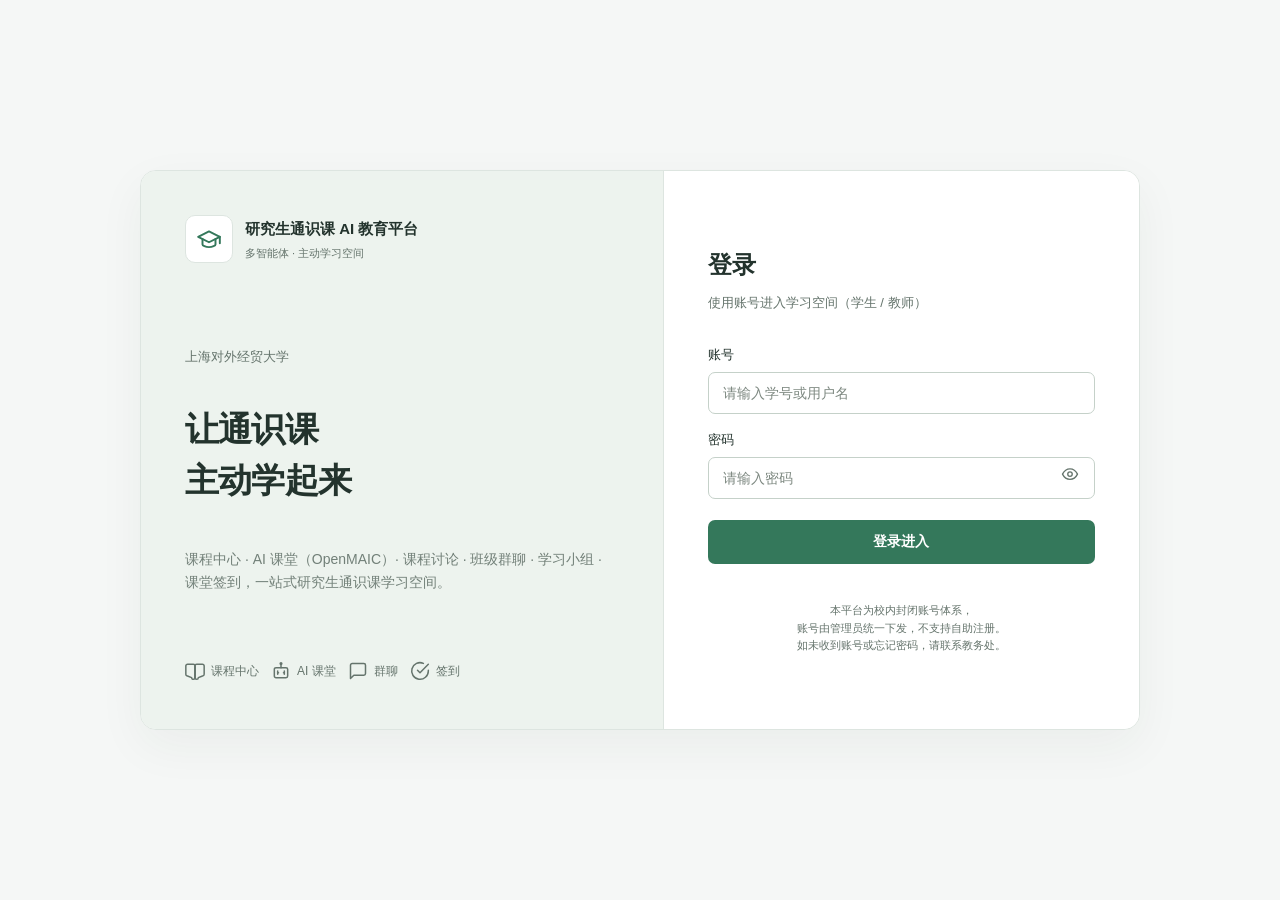
<file: static/index.html>
<!DOCTYPE html>
<html lang="zh-CN">
<head>
<meta charset="UTF-8" />
<meta name="viewport" content="width=device-width, initial-scale=1.0" />
<title>研究生通识课 AI 教育平台</title>
<link rel="stylesheet" href="styles.css?v=20261104a" />
<link rel="stylesheet" href="campus.css?v=20261104a" />
</head>
<body>

<!-- ============ 登录（学生 / 教师） ============ -->
<div id="login" class="login-wrap">
  <div class="login-bg" aria-hidden="true">
    <div class="bg-grid"></div>
    <div class="bg-glow bg-glow--cyan"></div>
    <div class="bg-glow bg-glow--magenta"></div>
    <div class="bg-scan"></div>
  </div>
  <div class="login-card">
    <div class="login-left">
      <div class="brand">
        <div class="b-mark" data-icon="graduation-cap"></div>
        <div>
          <b>研究生通识课 AI 教育平台</b>
          <div class="b-sub">多智能体 · 主动学习空间</div>
        </div>
      </div>
      <div class="b-eyebrow">上海对外经贸大学</div>
      <h1 style="font-size:26px;margin:14px 0 10px">让通识课<br>主动学起来</h1>
      <p style="opacity:.9;font-size:14px;line-height:1.7">
        课程中心 · AI 课堂（OpenMAIC）· 课程讨论 · 班级群聊 · 学习小组 · 课堂签到，一站式研究生通识课学习空间。
      </p>
      <div class="b-tags">
        <span><span class="ic" data-icon="book-open"></span> 课程中心</span><span><span class="ic" data-icon="bot"></span> AI 课堂</span><span><span class="ic" data-icon="message"></span> 群聊</span><span><span class="ic" data-icon="check-circle"></span> 签到</span>
      </div>
    </div>
    <div class="login-right">
      <h2 style="margin-bottom:6px">登录</h2>
      <p class="h-sub" style="margin-bottom:18px">使用账号进入学习空间（学生 / 教师）</p>
      <div id="loginForm">
        <div class="field"><label>账号</label><input id="li-user" placeholder="请输入学号或用户名" /></div>
        <div class="field">
          <label>密码</label>
          <div class="field-in">
            <input id="li-pass" type="password" placeholder="请输入密码" />
            <span class="eye" id="eyeBtn" data-icon="eye" onclick="togglePwd()"></span>
          </div>
        </div>
        <button class="btn" style="width:100%;margin-top:6px" onclick="doLogin()">登录进入</button>
        <p id="li-err" class="muted" style="color:var(--danger);min-height:18px;font-size:12px;margin-top:8px"></p>
        <p class="muted" style="font-size:11px;margin-top:12px;text-align:center;line-height:1.6;color:var(--text-3)">
          本平台为校内封闭账号体系，<br>账号由管理员统一下发，不支持自助注册。<br>
          如未收到账号或忘记密码，请联系教务处。
        </p>
      </div>

      <div id="forgotForm" style="display:none">
        <div class="field"><label>学号</label><input id="fg-user" placeholder="请输入 8 位学号" inputmode="numeric" maxlength="8" /></div>
        <div class="field">
          <label>设置新密码</label>
          <div class="field-in">
            <input id="fg-pass" type="password" placeholder="至少 6 位" />
            <span class="eye" id="eyeBtn4" data-icon="eye" onclick="togglePwdFg()"></span>
          </div>
        </div>
        <div class="field">
          <label>确认新密码</label>
          <div class="field-in">
            <input id="fg-pass2" type="password" placeholder="再次输入密码" />
            <span class="eye" id="eyeBtn5" data-icon="eye" onclick="togglePwdFg2()"></span>
          </div>
        </div>
        <button class="btn" style="width:100%;margin-top:6px" onclick="doForgot()">重置密码</button>
        <p id="fg-msg" class="muted" style="color:var(--danger);min-height:18px;font-size:12px;margin-top:8px"></p>
        <button class="btn ghost" style="width:100%;margin-top:6px" onclick="showLogin()">返回登录</button>
      </div>

      <div id="regForm" style="display:none">
        <div class="field"><label>学号</label><input id="reg-user" placeholder="请输入 8 位学号" inputmode="numeric" maxlength="8" /></div>
        <div class="field">
          <label>设置密码</label>
          <div class="field-in">
            <input id="reg-pass" type="password" placeholder="至少 6 位" />
            <span class="eye" id="eyeBtn2" data-icon="eye" onclick="togglePwdReg()"></span>
          </div>
        </div>
        <div class="field">
          <label>确认密码</label>
          <div class="field-in">
            <input id="reg-pass2" type="password" placeholder="再次输入密码" />
            <span class="eye" id="eyeBtn3" data-icon="eye" onclick="togglePwdReg2()"></span>
          </div>
        </div>
        <p class="muted" style="font-size:11px;margin-top:4px;color:#d97706">⚠ 演示系统：密码仅保存在本机浏览器，请勿使用真实密码。</p>
        <button class="btn" style="width:100%;margin-top:6px" onclick="doRegister()">注册</button>
        <p id="reg-msg" class="muted" style="color:var(--danger);min-height:18px;font-size:12px;margin-top:8px"></p>
        <button class="btn ghost" style="width:100%;margin-top:6px" onclick="showLogin()">返回登录</button>
      </div>
    </div>
  </div>
</div>

<!-- ============ 主应用 ============ -->
<div id="app" class="app" style="display:none">
  <aside class="sidebar">
    <div class="logo">
      <div class="mark" data-icon="graduation-cap"></div>
      <div><b>通识课 AI 平台</b><div class="sub">学生端</div></div>
    </div>
    <nav class="nav" id="nav"></nav>
    <div class="nav-card">
      <b>AI 课堂</b>
      <div style="font-size:12px;color:var(--text-2);margin-top:4px">接入 OpenMAIC 多智能体</div>
      <button class="btn ai" style="width:100%;margin-top:10px;padding:8px" onclick="navigate('aichat')">进入对话</button>
    </div>
  </aside>

  <main class="main">
    <div class="topbar">
      <div class="search"><span class="ic" data-icon="search"></span><input id="topSearch" placeholder="搜索课程、资料、讨论…" /></div>
      <div class="top-actions">
        <div class="bell" id="bellBtn" title="通知中心"><span class="ic" data-icon="bell"></span><span class="bell-badge" id="bellBadge"></span>
          <div class="notify" id="notifyPanel"></div>
        </div>
        <div class="avatar-wrap">
          <div class="avatar" id="topAvatar" style="cursor:pointer" onclick="toggleAvatarMenu()" title="账号"></div>
          <div class="avatar-menu" id="avatarMenu">
            <div class="who" id="menuWho"></div>
            <div class="menu-item" onclick="openProfile()"><span class="ic" data-icon="user"></span> 账号管理</div>
            <div class="menu-item" onclick="logout()"><span class="ic" data-icon="log-out"></span> 退出登录</div>
          </div>
        </div>
      </div>
    </div>
    <div class="content" id="view"></div>
  </main>
</div>

<!-- ============ 账号管理弹窗 ============ -->
<div class="modal-mask" id="profileMask" style="display:none">
  <div class="modal">
    <div class="modal-head">
      <b>账号管理</b>
      <span class="modal-close" onclick="closeProfile()" title="关闭">✕</span>
    </div>
    <div class="tabs" id="profileTabs">
      <div class="tab cur" data-tab="info">基本资料</div>
      <div class="tab" data-tab="nick">修改昵称</div>
      <div class="tab" data-tab="avatar">修改头像</div>
      <div class="tab" data-tab="pwd">修改密码</div>
    </div>
    <div class="tab-body" id="profileBody"></div>
  </div>
</div>

<!-- 脚本带版本号：更新前端后改这里的 v，浏览器就不会继续用旧缓存 -->
<script src="data.js?v=20261030g"></script>
<script src="icons.js?v=20261030g"></script>
<script src="api.js?v=20261030g"></script>
<script src="app.js?v=20261030g"></script>
</body>
</html>
</file>
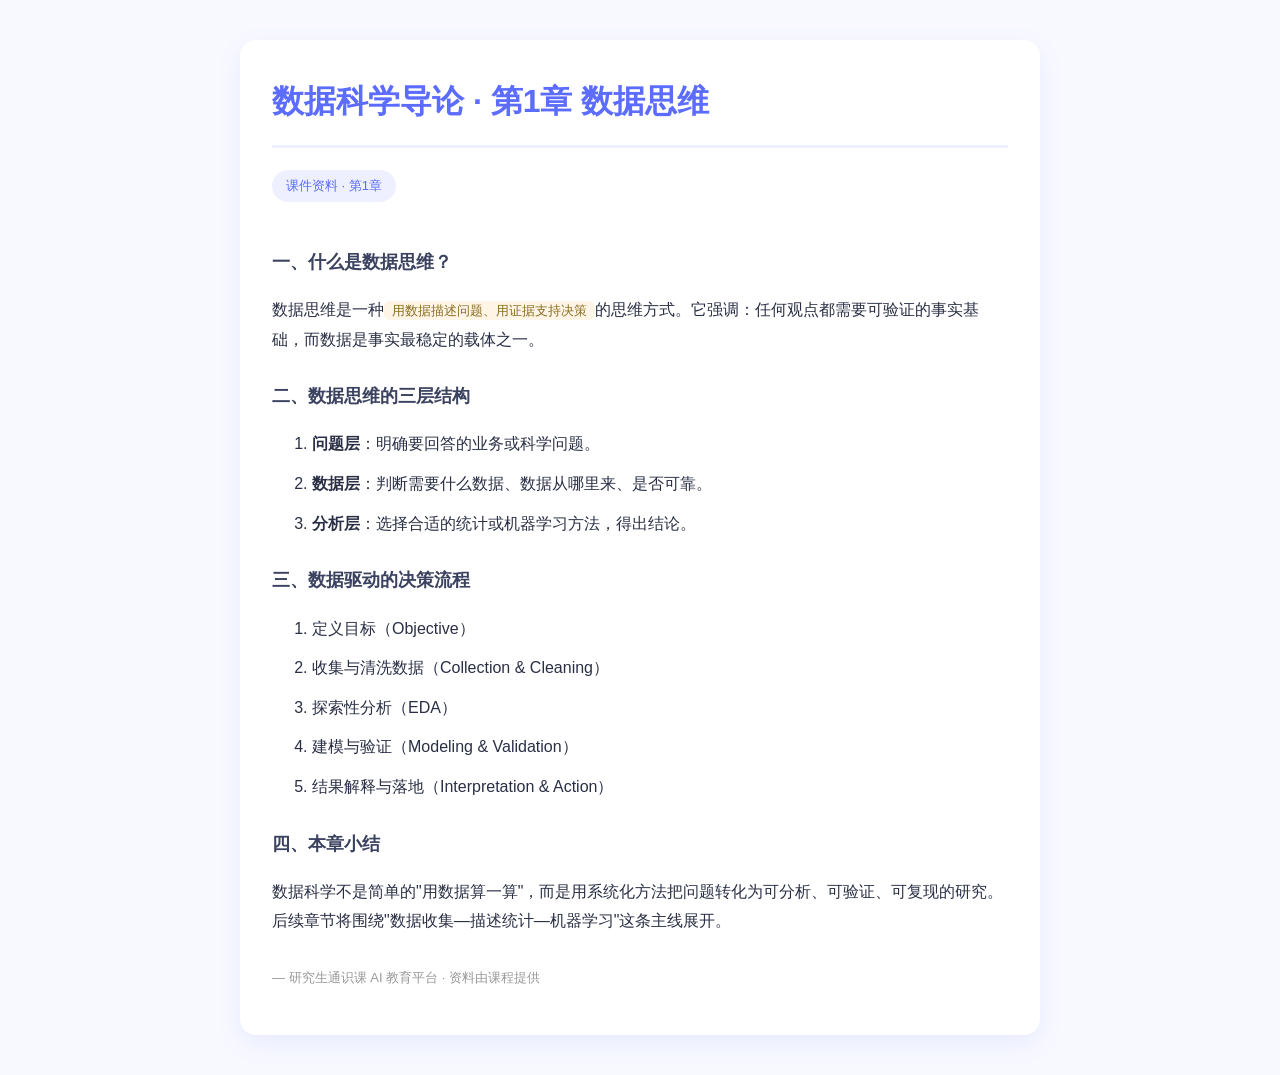
<file: backend/uploads/slide1.html>
<!DOCTYPE html>
<html lang="zh-CN">
<head>
<meta charset="UTF-8" />
<title>数据科学导论 · 第1章 数据思维（课件）</title>
<style>
  body { font-family: -apple-system, "Microsoft YaHei", "PingFang SC", sans-serif;
         max-width: 800px; margin: 40px auto; padding: 0 24px; color: #2a2f45; line-height: 1.85; background:#f8f9ff; }
  .card { background:#fff; border-radius:16px; padding:32px; box-shadow:0 8px 24px rgba(91,108,255,.10); }
  h1 { color: #5b6cff; border-bottom: 3px solid #eef0ff; padding-bottom: 14px; margin-top:0; }
  .tag { display:inline-block; background:#eef0ff; color:#5b6cff; padding:4px 14px; border-radius:20px; font-size:13px; margin-bottom:18px; }
  h2 { color:#3b4260; font-size:18px; margin-top:26px; }
  li { margin:10px 0; }
  .key { background:#fff5e6; color:#8a6d1f; padding:2px 8px; border-radius:6px; font-size:13px; }
  .foot { color:#999; font-size:13px; margin-top:30px; }
</style>
</head>
<body>
  <div class="card">
    <h1>数据科学导论 · 第1章 数据思维</h1>
    <div class="tag">课件资料 · 第1章</div>

    <h2>一、什么是数据思维？</h2>
    <p>数据思维是一种<span class="key">用数据描述问题、用证据支持决策</span>的思维方式。它强调：任何观点都需要可验证的事实基础，而数据是事实最稳定的载体之一。</p>

    <h2>二、数据思维的三层结构</h2>
    <ol>
      <li><b>问题层</b>：明确要回答的业务或科学问题。</li>
      <li><b>数据层</b>：判断需要什么数据、数据从哪里来、是否可靠。</li>
      <li><b>分析层</b>：选择合适的统计或机器学习方法，得出结论。</li>
    </ol>

    <h2>三、数据驱动的决策流程</h2>
    <ol>
      <li>定义目标（Objective）</li>
      <li>收集与清洗数据（Collection & Cleaning）</li>
      <li>探索性分析（EDA）</li>
      <li>建模与验证（Modeling & Validation）</li>
      <li>结果解释与落地（Interpretation & Action）</li>
    </ol>

    <h2>四、本章小结</h2>
    <p>数据科学不是简单的"用数据算一算"，而是用系统化方法把问题转化为可分析、可验证、可复现的研究。后续章节将围绕"数据收集—描述统计—机器学习"这条主线展开。</p>

    <p class="foot">— 研究生通识课 AI 教育平台 · 资料由课程提供</p>
  </div>
</body>
</html>
</file>
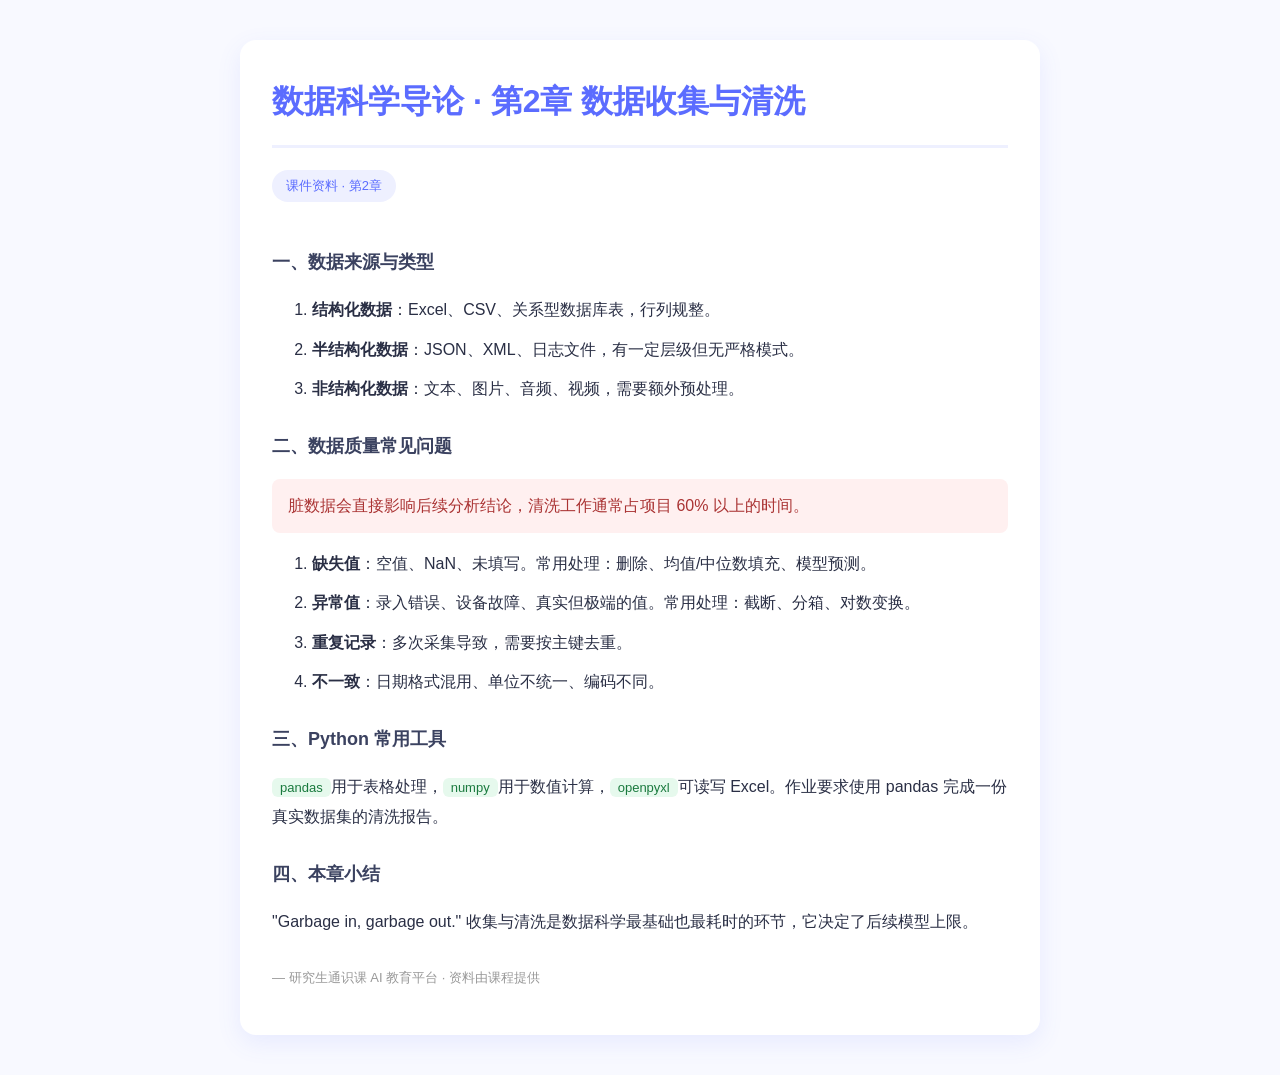
<file: backend/uploads/slide2.html>
<!DOCTYPE html>
<html lang="zh-CN">
<head>
<meta charset="UTF-8" />
<title>数据科学导论 · 第2章 数据收集与清洗（课件）</title>
<style>
  body { font-family: -apple-system, "Microsoft YaHei", "PingFang SC", sans-serif;
         max-width: 800px; margin: 40px auto; padding: 0 24px; color: #2a2f45; line-height: 1.85; background:#f8f9ff; }
  .card { background:#fff; border-radius:16px; padding:32px; box-shadow:0 8px 24px rgba(91,108,255,.10); }
  h1 { color: #5b6cff; border-bottom: 3px solid #eef0ff; padding-bottom: 14px; margin-top:0; }
  .tag { display:inline-block; background:#eef0ff; color:#5b6cff; padding:4px 14px; border-radius:20px; font-size:13px; margin-bottom:18px; }
  h2 { color:#3b4260; font-size:18px; margin-top:26px; }
  li { margin:10px 0; }
  .key { background:#e6f9ed; color:#1a7a3e; padding:2px 8px; border-radius:6px; font-size:13px; }
  .warn { background:#fff0f0; color:#a33; padding:12px 16px; border-radius:8px; margin:16px 0; }
  .foot { color:#999; font-size:13px; margin-top:30px; }
</style>
</head>
<body>
  <div class="card">
    <h1>数据科学导论 · 第2章 数据收集与清洗</h1>
    <div class="tag">课件资料 · 第2章</div>

    <h2>一、数据来源与类型</h2>
    <ol>
      <li><b>结构化数据</b>：Excel、CSV、关系型数据库表，行列规整。</li>
      <li><b>半结构化数据</b>：JSON、XML、日志文件，有一定层级但无严格模式。</li>
      <li><b>非结构化数据</b>：文本、图片、音频、视频，需要额外预处理。</li>
    </ol>

    <h2>二、数据质量常见问题</h2>
    <div class="warn">脏数据会直接影响后续分析结论，清洗工作通常占项目 60% 以上的时间。</div>
    <ol>
      <li><b>缺失值</b>：空值、NaN、未填写。常用处理：删除、均值/中位数填充、模型预测。</li>
      <li><b>异常值</b>：录入错误、设备故障、真实但极端的值。常用处理：截断、分箱、对数变换。</li>
      <li><b>重复记录</b>：多次采集导致，需要按主键去重。</li>
      <li><b>不一致</b>：日期格式混用、单位不统一、编码不同。</li>
    </ol>

    <h2>三、Python 常用工具</h2>
    <p><span class="key">pandas</span>用于表格处理，<span class="key">numpy</span>用于数值计算，<span class="key">openpyxl</span>可读写 Excel。作业要求使用 pandas 完成一份真实数据集的清洗报告。</p>

    <h2>四、本章小结</h2>
    <p>"Garbage in, garbage out." 收集与清洗是数据科学最基础也最耗时的环节，它决定了后续模型上限。</p>

    <p class="foot">— 研究生通识课 AI 教育平台 · 资料由课程提供</p>
  </div>
</body>
</html>
</file>
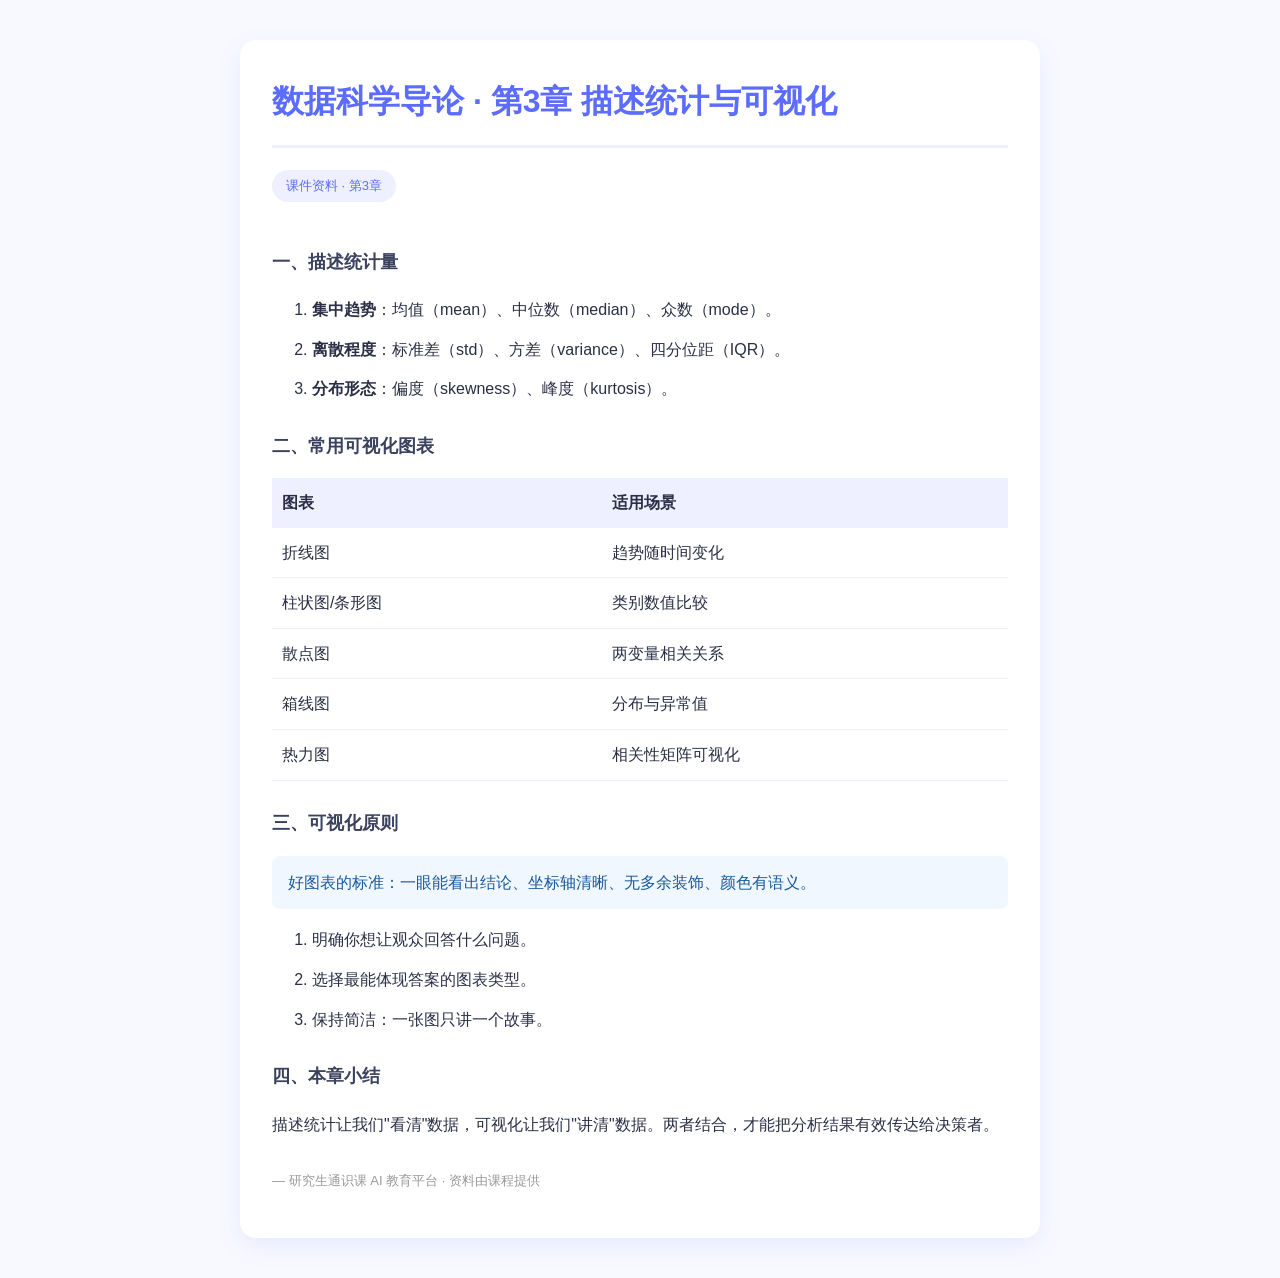
<file: backend/uploads/slide3.html>
<!DOCTYPE html>
<html lang="zh-CN">
<head>
<meta charset="UTF-8" />
<title>数据科学导论 · 第3章 描述统计与可视化（课件）</title>
<style>
  body { font-family: -apple-system, "Microsoft YaHei", "PingFang SC", sans-serif;
         max-width: 800px; margin: 40px auto; padding: 0 24px; color: #2a2f45; line-height: 1.85; background:#f8f9ff; }
  .card { background:#fff; border-radius:16px; padding:32px; box-shadow:0 8px 24px rgba(91,108,255,.10); }
  h1 { color: #5b6cff; border-bottom: 3px solid #eef0ff; padding-bottom: 14px; margin-top:0; }
  .tag { display:inline-block; background:#eef0ff; color:#5b6cff; padding:4px 14px; border-radius:20px; font-size:13px; margin-bottom:18px; }
  h2 { color:#3b4260; font-size:18px; margin-top:26px; }
  li { margin:10px 0; }
  .key { background:#fff5e6; color:#8a6d1f; padding:2px 8px; border-radius:6px; font-size:13px; }
  .tip { background:#f0f7ff; color:#1a5a9e; padding:12px 16px; border-radius:8px; margin:16px 0; }
  .foot { color:#999; font-size:13px; margin-top:30px; }
</style>
</head>
<body>
  <div class="card">
    <h1>数据科学导论 · 第3章 描述统计与可视化</h1>
    <div class="tag">课件资料 · 第3章</div>

    <h2>一、描述统计量</h2>
    <ol>
      <li><b>集中趋势</b>：均值（mean）、中位数（median）、众数（mode）。</li>
      <li><b>离散程度</b>：标准差（std）、方差（variance）、四分位距（IQR）。</li>
      <li><b>分布形态</b>：偏度（skewness）、峰度（kurtosis）。</li>
    </ol>

    <h2>二、常用可视化图表</h2>
    <table style="width:100%;border-collapse:collapse;margin:12px 0;">
      <tr style="background:#eef0ff"><th style="padding:10px;text-align:left">图表</th><th style="padding:10px;text-align:left">适用场景</th></tr>
      <tr><td style="padding:10px;border-bottom:1px solid #eef0ff">折线图</td><td style="padding:10px;border-bottom:1px solid #eef0ff">趋势随时间变化</td></tr>
      <tr><td style="padding:10px;border-bottom:1px solid #eef0ff">柱状图/条形图</td><td style="padding:10px;border-bottom:1px solid #eef0ff">类别数值比较</td></tr>
      <tr><td style="padding:10px;border-bottom:1px solid #eef0ff">散点图</td><td style="padding:10px;border-bottom:1px solid #eef0ff">两变量相关关系</td></tr>
      <tr><td style="padding:10px;border-bottom:1px solid #eef0ff">箱线图</td><td style="padding:10px;border-bottom:1px solid #eef0ff">分布与异常值</td></tr>
      <tr><td style="padding:10px;border-bottom:1px solid #eef0ff">热力图</td><td style="padding:10px;border-bottom:1px solid #eef0ff">相关性矩阵可视化</td></tr>
    </table>

    <h2>三、可视化原则</h2>
    <div class="tip">好图表的标准：一眼能看出结论、坐标轴清晰、无多余装饰、颜色有语义。</div>
    <ol>
      <li>明确你想让观众回答什么问题。</li>
      <li>选择最能体现答案的图表类型。</li>
      <li>保持简洁：一张图只讲一个故事。</li>
    </ol>

    <h2>四、本章小结</h2>
    <p>描述统计让我们"看清"数据，可视化让我们"讲清"数据。两者结合，才能把分析结果有效传达给决策者。</p>

    <p class="foot">— 研究生通识课 AI 教育平台 · 资料由课程提供</p>
  </div>
</body>
</html>
</file>
<file: static/styles.css>
/* =========================================================
   研究生通识课 AI 教育平台 · 学生端  —  学术专业风主题
   配色参考队友版：蓝白主色 + 克制紫(AI) + 天蓝点缀；
   深色侧边栏 + 干净浅蓝灰背景（像学堂在线 / 学习通）
   ========================================================= */

:root{
  /* 表面与背景 */
  --bg:#F4F6FA;
  --bg-2:#EEF2F7;
  --surface:#FFFFFF;
  --surface-2:#F8FAFC;

  /* 浅色玻璃（顶栏 / 弹窗 / 头像菜单，叠在浅色内容区上） */
  --glass:rgba(255,255,255,.85);
  --glass-border:rgba(255,255,255,.7);

  /* 深色侧边栏 */
  --sidebar:#0F172A;
  --sidebar-2:#1E293B;
  --sidebar-text:#CBD5E1;
  --sidebar-text-2:#7C8AA0;
  --sidebar-w:240px;

  /* 主色：学术蓝 */
  --primary:#2563EB;
  --primary-deep:#1D4ED8;
  --primary-soft:#EFF4FF;
  --primary-line:#D9E4FB;

  /* AI 强调：克制的紫 */
  --ai:#7C3AED;
  --ai-deep:#6D28D9;
  --ai-soft:#F3EFFE;

  /* 辅助色：天蓝 */
  --accent:#0EA5E9;
  --accent-soft:#E6F6FE;

  --text:#1F2937;
  --text-2:#5B6675;
  --text-3:#94A3B8;

  --border:#E6EAF1;
  --border-2:#D8DEE9;

  --success:#16A34A;
  --success-soft:#E8F6EE;
  --warning:#D97706;
  --warning-soft:#FDF2E0;
  --danger:#DC2626;
  --danger-soft:#FCE9E9;

  --radius:14px;
  --radius-sm:10px;
  --radius-lg:20px;

  --shadow-sm:0 1px 2px rgba(15,23,42,.06), 0 1px 3px rgba(15,23,42,.05);
  --shadow:0 1px 3px rgba(15,23,42,.08), 0 10px 30px rgba(15,23,42,.06);
  --shadow-glow:0 12px 40px rgba(37,99,235,.12);

  --font-sans:"PingFang SC","Microsoft YaHei","Segoe UI",Roboto,Helvetica,Arial,sans-serif;
  --font-serif:"Noto Serif SC","Songti SC","STSong",serif;
}

*{box-sizing:border-box;margin:0;padding:0}
html,body{height:100%}

body{
  font-family:var(--font-sans);
  background:var(--bg);
  color:var(--text);
  font-size:14px;
  line-height:1.65;
  position:relative;
  overflow-x:hidden;
  -webkit-font-smoothing:antialiased;
}
/* —— 干净浅蓝灰背景，无光晕 / 漂浮动画 —— */
body::before{
  content:"";position:fixed;inset:0;z-index:-2;
  background:linear-gradient(160deg,#F8FAFC 0%, #F4F6FA 50%, #EEF2F7 100%);
}
body::after{display:none}

::-webkit-scrollbar{width:9px;height:9px}
::-webkit-scrollbar-thumb{background:#CBD3DF;border-radius:8px;border:2px solid transparent;background-clip:padding-box}
::-webkit-scrollbar-thumb:hover{background:#B3BDCC;background-clip:padding-box}

button{font-family:inherit;cursor:pointer;border:none;outline:none}
a{color:inherit;text-decoration:none}

/* ===================== 布局 ===================== */
#app{display:flex;min-height:100vh}

.sidebar{
  width:var(--sidebar-w);background:var(--sidebar);
  border-right:1px solid #1B2740;
  padding:22px 16px;display:flex;flex-direction:column;
  position:fixed;height:100vh;left:0;top:0;z-index:20;
}
.logo{display:flex;align-items:center;gap:11px;padding:6px 10px 20px}
.logo .mark{
  width:40px;height:40px;border-radius:13px;
  background:linear-gradient(135deg,var(--primary),var(--ai));color:#fff;
  display:flex;align-items:center;justify-content:center;font-size:19px;
  box-shadow:0 6px 16px rgba(37,99,235),.4);
}
.logo .name{font-size:15px;font-weight:800;letter-spacing:.3px;color:#fff}
.logo .sub{font-size:11px;color:var(--sidebar-text-2);letter-spacing:1px}
.role-tag{display:inline-block;margin-top:5px;font-size:11px;font-weight:700;padding:2px 11px;border-radius:20px;letter-spacing:.5px}
.role-tag.student{background:var(--primary-soft);color:var(--primary-deep)}
.role-tag.teacher{background:var(--ai-soft);color:var(--ai-deep)}
.role-tag.admin{background:var(--danger-soft);color:var(--danger)}

.nav{display:flex;flex-direction:column;gap:5px;margin-top:8px}
.nav-item{display:flex;align-items:center;gap:12px;padding:12px 14px;border-radius:11px;color:var(--sidebar-text);font-weight:600;transition:.18s;position:relative}
.nav-item .ic{font-size:17px;width:22px;text-align:center}
.nav-item:hover{background:var(--sidebar-2);color:#fff;transform:translateX(2px)}
.nav-item.active{background:linear-gradient(100deg,rgba(37,99,235,.22),rgba(124,58,237,.12));color:#fff;font-weight:800}
.nav-item.active::before{content:"";position:absolute;left:-16px;top:50%;transform:translateY(-50%);width:4px;height:22px;border-radius:0 4px 4px 0;background:linear-gradient(var(--primary),var(--ai))}
.nav-item .badge{margin-left:auto;background:linear-gradient(135deg,var(--primary),var(--accent));color:#fff;font-size:11px;padding:1px 8px;border-radius:20px;box-shadow:0 3px 8px rgba(37,99,235,.45)}
.nav-spacer{margin-top:auto}
.nav-card{
  background:linear-gradient(135deg,rgba(124,58,237,.18),rgba(14,165,233,.12));
  border:1px solid rgba(255,255,255,.08);border-radius:13px;
  padding:16px;font-size:12px;color:var(--sidebar-text);
  box-shadow:var(--shadow-sm);
}
.nav-card b{display:block;color:#fff;font-size:13px;margin-bottom:5px;font-weight:800}
.nav-card .btn{margin-top:9px;width:100%}

.main{margin-left:240px;flex:1;display:flex;flex-direction:column;min-width:0}
.topbar{
  height:66px;background:var(--glass);
  backdrop-filter:blur(18px);-webkit-backdrop-filter:blur(18px);
  border-bottom:1px solid var(--border);
  display:flex;align-items:center;gap:16px;padding:0 28px;
  position:sticky;top:0;z-index:15;
}
.search{flex:1;max-width:440px;display:flex;align-items:center;gap:9px;background:rgba(255,255,255,.7);border:1px solid var(--border);border-radius:15px;padding:10px 15px;color:var(--text-3);transition:.2s}
.search:focus-within{border-color:var(--primary);box-shadow:0 0 0 4px rgba(37,99,235),.14)}
.search input{border:none;background:transparent;outline:none;flex:1;font-size:13px;color:var(--text)}
.top-actions{margin-left:auto;display:flex;align-items:center;gap:20px}
.bell{position:relative;font-size:19px;cursor:pointer;transition:.2s}
.bell:hover{transform:scale(1.1)}
.bell .dot{position:absolute;top:-2px;right:-2px;width:9px;height:9px;background:var(--accent);border-radius:50%;border:2px solid #fff;box-shadow:0 0 0 2px rgba(14,165,233),.4)}
.avatar{width:40px;height:40px;border-radius:50%;background:linear-gradient( 135deg,var(--accent),var(--primary));color:#fff;display:flex;align-items:center;justify-content:center;font-weight:800;font-size:12px;letter-spacing:-.5px;cursor:pointer;box-shadow:0 6px 16px rgba(14,165,233),.35);transition:.2s}
.avatar:hover{transform:scale(1.06)}
.content{padding:28px;max-width:1200px;width:100%;transition:max-width .25s}
.content.learn-active{max-width:1400px}

.page{display:none;animation:fadeUp .4s cubic-bezier(.22,1,.36,1)}
.page.active{display:block}
@keyframes fadeUp{from{opacity:0;transform:translateY(14px)}to{opacity:1;transform:none}}

/* ===================== 通用组件 ===================== */
.h-title{font-size:23px;font-weight:800;margin-bottom:5px;letter-spacing:.4px}
.h-sub{color:var(--text-3);font-size:13px;margin-bottom:22px;letter-spacing:.3px}
.row{display:flex;gap:16px;flex-wrap:wrap}
.card{background:var(--surface);border:1px solid var(--border);border-radius:var(--radius);padding:20px;box-shadow:var(--shadow-sm);transition:.25s}
.card.h{box-shadow:var(--shadow)}
.card:hover{box-shadow:var(--shadow);border-color:var(--primary)}

.btn{background:linear-gradient(135deg,var(--primary),var(--primary-deep));color:#fff;padding:11px 20px;border-radius:15px;font-weight:700;font-size:13px;transition:.2s;box-shadow:0 8px 20px rgba(37,99,235),.32)}
.btn:hover{filter:brightness(1.05);transform:translateY(-2px);box-shadow:0 12px 26px rgba(37,99,235),.4)}
.btn:active{transform:translateY(0)}
.btn.ai{background:linear-gradient(135deg,var(--ai),var(--ai-deep))}
.btn.ai:hover{filter:brightness(1.05);box-shadow:0 12px 26px rgba(124,58,237,.4)}
.btn.ghost{background:var(--surface);color:var(--text);border:1px solid var(--border-2);box-shadow:none}
.btn.ghost:hover{background:var(--surface-2);transform:none;box-shadow:var(--shadow-sm)}
.link{color:var(--primary-deep);cursor:pointer;font-weight:700;text-decoration:underline;text-underline-offset:3px}
.link:hover{color:var(--primary)}
.btn.sm{padding:8px 14px;font-size:12px;border-radius:12px}

.tag{display:inline-block;padding:3px 11px;border-radius:20px;font-size:11px;font-weight:700;letter-spacing:.3px}
.tag.blue{background:var(--primary-soft);color:var(--primary-deep)}
.tag.ai{background:var(--ai-soft);color:var(--ai-deep)}
.tag.warm{background:var(--accent-soft);color:#0284C7}
.tag.green{background:var(--success-soft);color:var(--success)}
.tag.gray{background:var(--bg-2);color:var(--text-2)}
.tag.red{background:var(--danger-soft);color:var(--danger)}

.muted{color:var(--text-3)}
.pill{display:flex;align-items:center;gap:10px}
.progress{height:9px;background:var(--bg-2);border-radius:20px;overflow:hidden}
.progress>span{display:block;height:100%;background:linear-gradient(90deg,var(--primary),var(--ai));border-radius:20px}

/* ===================== 登录（唯美） ===================== */
.login-wrap{height:100vh;display:flex;align-items:center;justify-content:center;background:transparent;position:relative;overflow:hidden}
.login-wrap::before{display:none}
.login-wrap::after{display:none}

.login-card{
  width:900px;max-width:94vw;background:var(--glass);
  backdrop-filter:blur(26px);-webkit-backdrop-filter:blur(26px);
  border:1px solid var(--glass-border);
  border-radius:30px;overflow:hidden;display:flex;
  box-shadow:0 30px 80px rgba(120,100,160,.25);
  position:relative;z-index:2;
}
.login-left{
  flex:1;background:linear-gradient(165deg,var(--primary) 0%, var(--ai) 100%);
  color:#fff;padding:50px 46px;display:flex;flex-direction:column;justify-content:space-between;
  position:relative;overflow:hidden;
}
.login-left h1,.login-left h2{position:relative;z-index:1}
.login-left p{position:relative;z-index:1}
.brand{display:flex;align-items:center;gap:13px;margin-bottom:auto;position:relative;z-index:1}
.b-mark{width:52px;height:52px;border-radius:16px;background:rgba(255,255,255,.22);display:flex;align-items:center;justify-content:center;font-size:26px;backdrop-filter:blur(4px)}
.b-sub{font-size:12px;color:rgba(255,255,255,.85);margin-top:3px;letter-spacing:.5px}
.login-left h1{font-family:var(--font-serif);font-size:30px;font-weight:800;line-height:1.5;letter-spacing:1px}
.login-left p{opacity:.92;font-size:14px;line-height:1.8;letter-spacing:.3px}
.b-tags{display:flex;flex-wrap:nowrap;gap:8px;margin-top:auto;position:relative;z-index:1}
.b-tags > span{background:rgba(255,255,255,.2);padding:6px 12px;border-radius:999px;font-size:12px;backdrop-filter:blur(4px);display:inline-flex;align-items:center;gap:6px;white-space:nowrap}

.login-right{flex:1;padding:50px 46px;display:flex;flex-direction:column;justify-content:center;background:rgba(255,255,255,.5)}
.login-right h2{font-family:var(--font-serif);font-size:24px;font-weight:800;margin-bottom:6px;letter-spacing:.5px}
.role-tabs{display:flex;gap:8px;background:var(--bg-2);padding:5px;border-radius:15px;margin-bottom:20px}
.role-tabs button{flex:1;padding:10px;border-radius:11px;background:transparent;color:var(--text-2);font-weight:700;font-size:13px;transition:.2s}
.role-tabs button.active{background:var(--surface);color:var(--primary-deep);box-shadow:var(--shadow-sm)}
.field{margin-bottom:15px;position:relative}
.field label{display:block;font-size:12px;color:var(--text-2);margin-bottom:7px;font-weight:700;letter-spacing:.3px}
.field input{width:100%;padding:13px 15px;border:1px solid var(--border-2);border-radius:14px;font-size:14px;background:rgba(255,255,255,.8);outline:none;transition:.2s}
.field input:focus{border-color:var(--primary);box-shadow:0 0 0 4px rgba(37,99,235),.14);background:#fff}
.login-right .btn{width:100%;padding:14px;margin-top:8px;font-size:15px;letter-spacing:1px}

/* ===================== 首页（学生） ===================== */
.stat-grid{display:grid;grid-template-columns:repeat(4,1fr);gap:16px;margin-bottom:24px}
.stat{background:var(--surface);border:1px solid var(--border);border-radius:var(--radius);padding:20px;box-shadow:var(--shadow-sm);position:relative;overflow:hidden;transition:.25s}
.stat::after{content:"";position:absolute;right:-20px;top:-20px;width:90px;height:90px;border-radius:50%;background:linear-gradient(135deg,var(--primary-soft),var(--ai-soft));opacity:.5}
.stat:hover{box-shadow:var(--shadow);border-color:var(--primary)}
.stat .ic{width:46px;height:46px;border-radius:14px;display:flex;align-items:center;justify-content:center;font-size:21px;margin-bottom:12px;position:relative;z-index:1;box-shadow:var(--shadow-sm)}
.stat .num{font-size:26px;font-weight:800;position:relative;z-index:1;font-family:var(--font-serif);letter-spacing:.5px}
.stat .lbl{color:var(--text-3);font-size:12px;position:relative;z-index:1}

.course-grid{display:grid;grid-template-columns:repeat(auto-fill,minmax(248px,1fr));gap:18px;margin-top:14px}
.course-card{border-radius:var(--radius);overflow:hidden;background:var(--surface);border:1px solid var(--border);box-shadow:var(--shadow-sm);transition:.25s;cursor:pointer;position:relative}
.course-card:hover{box-shadow:var(--shadow);border-color:var(--primary)}
.course-cover{height:128px;display:flex;align-items:center;justify-content:center;font-size:52px;color:#fff;position:relative;overflow:hidden}
.course-cover::after{content:"";position:absolute;inset:0;background:linear-gradient(160deg,rgba(255,255,255,.18),transparent 50%)}
.course-body{padding:16px}
.course-body h4{font-size:15px;margin-bottom:5px;font-weight:800}
.course-meta{font-size:12px;color:var(--text-3);margin-bottom:12px}
.course-card .progress{margin-top:4px}

.ai-banner{
  background:linear-gradient(120deg,var(--ai-soft),var(--accent-soft));
  border:1px solid rgba(255,255,255,.6);
  border-radius:var(--radius);padding:22px 26px;display:flex;align-items:center;gap:20px;margin-bottom:24px;
  box-shadow:var(--shadow-sm);position:relative;overflow:hidden;
}
.ai-banner::before{content:"";position:absolute;right:-30px;top:-30px;width:140px;height:140px;border-radius:50%;background:radial-gradient(circle,rgba(255,255,255,.5),transparent 70%)}
.ai-banner .emoji{font-size:46px;filter:drop-shadow(0 6px 12px rgba(124,58,237),.4))}
.ai-banner h3{font-size:18px;margin-bottom:4px;font-weight:800;font-family:var(--font-serif);letter-spacing:.5px}
.ai-banner p{font-size:13px;color:var(--text-2)}

/* ===================== 课程中心 ===================== */
.filter{display:flex;gap:9px;margin-bottom:20px;flex-wrap:wrap}
.filter button{padding:9px 18px;border-radius:13px;background:var(--surface);border:1px solid var(--border-2);color:var(--text-2);font-weight:700;font-size:13px;transition:.2s;box-shadow:var(--shadow-sm)}
.filter button:hover{transform:translateY(-2px)}
.filter button.active{background:linear-gradient(120deg,var(--primary-soft),var(--ai-soft));color:var(--primary-deep);border-color:transparent}

/* ===================== 学习页 ===================== */
.learn{display:grid;grid-template-columns:220px 1fr 260px;gap:20px;align-items:start}
.learn-header{display:flex;align-items:flex-start;justify-content:space-between;gap:16px;margin-bottom:18px}
.learn-header .h-title{margin-bottom:3px}
.learn-header .h-sub{margin-bottom:0}
.learn-back-btn{display:none}

/* 正常学习页：减少卡片感 */
#page-learn .card{box-shadow:none;border-color:var(--border)}
#page-learn .card:hover{box-shadow:var(--shadow-sm)}

.chapter{font-size:13px;background:var(--surface);border:1px solid var(--border);border-radius:var(--radius);padding:16px;box-shadow:var(--shadow-sm)}
.chapter .ch{font-weight:800;margin:12px 0 7px;color:var(--text);font-family:var(--font-serif);letter-spacing:.5px}
.chapter .item{display:flex;align-items:center;gap:9px;padding:9px 11px;border-radius:11px;color:var(--text-2);cursor:pointer;transition:.18s}
.chapter .item:hover{background:var(--surface-2)}
.chapter .item.active{background:linear-gradient(120deg,var(--primary-soft),var(--ai-soft));color:var(--primary-deep);font-weight:700}
.video{background:linear-gradient(160deg,#1E293B,#312E5E);border-radius:var(--radius);height:384px;display:flex;align-items:center;justify-content:center;color:#fff;font-size:15px;position:relative;overflow:hidden;box-shadow:var(--shadow)}
.video::before{content:"";position:absolute;inset:0;background:radial-gradient(circle at 30% 20%,rgba(124,58,237),.4),transparent 55%)}
.video .play{width:68px;height:68px;border-radius:50%;background:rgba(255,255,255,.2);display:flex;align-items:center;justify-content:center;font-size:28px;backdrop-filter:blur(4px);transition:.2s;z-index:1}
.video:hover .play{transform:scale(1.1);background:rgba(255,255,255,.28)}
.video-poster-play{width:72px;height:72px;border-radius:50%;background:rgba(255,255,255,.2);display:flex;align-items:center;justify-content:center;backdrop-filter:blur(4px);transition:.2s}
.video-poster:hover .video-poster-play{transform:scale(1.1);background:rgba(255,255,255,.28)}
.side-block{margin-bottom:16px}
.note{border:1px dashed var(--border-2);border-radius:13px;padding:12px;font-size:13px;color:var(--text-2);width:100%;outline:none;resize:none;background:var(--surface);font-family:inherit;transition:.2s}
.note:focus{border-color:var(--primary);box-shadow:0 0 0 4px rgba(37,99,235),.12)}

/* ===================== AI 课堂 ===================== */
.ai-agent{display:grid;grid-template-columns:repeat(3,1fr);gap:16px;margin-bottom:20px}
.agent{border-radius:var(--radius);padding:18px;border:1px solid var(--border);position:relative;overflow:hidden;transition:.25s}
.agent:hover{box-shadow:var(--shadow);border-color:var(--ai)}
.agent.teacher{background:linear-gradient(160deg,#EAF1FB,#F6F9FE)}
.agent.tutor{background:linear-gradient(160deg,#F0ECFF,#F8F6FF)}
.agent.mate{background:linear-gradient(160deg,#E6F6FE,#F0FBFE)}
.agent .face{font-size:32px;filter:drop-shadow(0 4px 8px rgba(0,0,0,.08))}
.agent .role{font-size:11px;font-weight:800;padding:2px 9px;border-radius:10px;display:inline-block;margin:7px 0;background:rgba(255,255,255,.6)}
.agent h4{font-size:14px;font-weight:800}
.agent p{font-size:12px;color:var(--text-2);margin-top:5px}

.chat-box{background:var(--surface);border:1px solid var(--border);border-radius:var(--radius);height:360px;display:flex;flex-direction:column;box-shadow:var(--shadow-sm);overflow:hidden;transition:.25s}
.chat-box.collapsed{height:auto}
.chat-head{padding:15px 18px;border-bottom:1px solid var(--border);font-weight:800;display:flex;align-items:center;gap:9px;background:linear-gradient(120deg,var(--ai-soft),var(--accent-soft));font-family:var(--font-serif)}
.chat-head-toggle{justify-content:space-between;cursor:pointer}
.chat-toggle{background:transparent;border:none;color:var(--text-2);font-size:12px;font-weight:700;padding:4px 8px;border-radius:8px;cursor:pointer;transition:.2s}
.chat-toggle:hover{background:rgba(255,255,255,.5);color:var(--text)}
.chat-body{flex:1;display:flex;flex-direction:column;overflow:hidden}
.chat-msgs{flex:1;overflow:auto;padding:18px;display:flex;flex-direction:column;gap:13px;background:var(--surface-2)}
.msg{max-width:78%;padding:12px 15px;border-radius:16px;font-size:13px;line-height:1.6;animation:fadeUp .3s ease}
.msg.ai{background:var(--ai-soft);align-self:flex-start;border-bottom-left-radius:5px}
.msg.me{background:linear-gradient(135deg,var(--primary),var(--primary-deep));color:#fff;align-self:flex-end;border-bottom-right-radius:5px;box-shadow:0 6px 16px rgba(37,99,235),.3)}
.msg .quote{font-size:11px;color:var(--primary-deep);background:#fff;border-radius:9px;padding:5px 9px;margin-bottom:7px;display:inline-block}
.chat-input{display:flex;gap:11px;padding:13px 16px;border-top:1px solid var(--border);background:var(--surface)}
.chat-input input{flex:1;border:1px solid var(--border-2);border-radius:13px;padding:11px 15px;outline:none;font-size:13px;background:var(--surface-2);transition:.2s}
.chat-input input:focus{border-color:var(--ai);box-shadow:0 0 0 4px rgba(124,58,237),.14);background:#fff}

/* ===================== 作业 / 讨论 ===================== */
.list-item{display:flex;align-items:center;gap:15px;padding:16px 18px;border-bottom:1px solid var(--border);transition:.18s}
.list-item:hover{background:var(--surface-2)}
.list-item:last-child{border-bottom:none}
.li-ic{width:46px;height:46px;border-radius:14px;background:linear-gradient(135deg,var(--primary-soft),var(--ai-soft));display:flex;align-items:center;justify-content:center;font-size:21px;flex-shrink:0}
.li-body{flex:1;min-width:0}
.li-body h4{font-size:14px;font-weight:700}
.li-body p{font-size:12px;color:var(--text-3)}

/* ===================== 社群 ===================== */
.social{display:grid;grid-template-columns:270px 1fr;gap:18px;align-items:start}
.group-list .g{display:flex;align-items:center;gap:12px;padding:12px 13px;border-radius:14px;cursor:pointer;transition:.18s}
.group-list .g:hover{background:var(--surface-2);transform:translateX(2px)}
.group-list .g.active{background:linear-gradient(120deg,var(--primary-soft),var(--ai-soft));box-shadow:var(--shadow-sm)}
.g-ava{width:42px;height:42px;border-radius:13px;display:flex;align-items:center;justify-content:center;font-size:19px;background:linear-gradient(135deg,var(--primary),var(--ai));color:#fff;flex-shrink:0;box-shadow:0 6px 14px rgba(37,99,235),.3)}
.g-ava.warm{background:linear-gradient(135deg,var(--accent),#7DD3FC);box-shadow:0 6px 14px rgba(14,165,233,.3)}
.chat-panel{height:540px;display:flex;flex-direction:column;background:var(--surface);border:1px solid var(--border);border-radius:var(--radius);box-shadow:var(--shadow-sm);overflow:hidden}
.chat-panel .chat-head{background:linear-gradient(120deg,var(--primary-soft),var(--ai-soft))}
.chat-panel .chat-msgs{flex:1}
.sys-msg{align-self:center;background:var(--bg-2);color:var(--text-3);font-size:12px;padding:5px 14px;border-radius:20px;animation:fadeUp .3s ease}

/* 学习页 Tab */
.learn-tabs{display:flex;gap:9px;margin-top:18px}
.learn-tabs button{padding:10px 18px;border-radius:13px;background:var(--surface);border:1px solid var(--border);color:var(--text-2);font-weight:700;font-size:13px;cursor:pointer;transition:.2s;box-shadow:var(--shadow-sm)}
.learn-tabs button:hover{transform:translateY(-2px)}
.learn-tabs button.active{background:linear-gradient(120deg,var(--primary-soft),var(--ai-soft));color:var(--primary-deep);border-color:transparent}

/* 聊天附件 */
.file-msg{align-self:flex-start;max-width:78%;margin:2px 0 9px}
.file-box{background:#fff;border:1px solid var(--border);border-radius:13px;padding:11px 15px;font-size:13px;display:flex;align-items:center;gap:9px;box-shadow:var(--shadow-sm)}
.img-msg{align-self:flex-start;max-width:78%;margin:2px 0 9px}
.chat-input button.ghost{background:transparent;border:1px solid var(--border);padding:8px 11px;border-radius:11px;transition:.2s}
.chat-input button.ghost:hover{background:var(--surface-2)}

/* ===================== 看板 ===================== */
.chart-card{background:var(--surface);border:1px solid var(--border);border-radius:var(--radius);padding:22px;box-shadow:var(--shadow-sm);transition:.25s}
.chart-card:hover{box-shadow:var(--shadow-glow)}
.bars{display:flex;align-items:flex-end;gap:16px;height:190px;padding-top:12px}
.bar{flex:1;display:flex;flex-direction:column;align-items:center;gap:7px}
.bar .col{width:62%;border-radius:11px 11px 0 0;background:linear-gradient(180deg,var(--primary),var(--ai));box-shadow:0 6px 14px rgba(37,99,235),.25);transition:.3s}
.bar:hover .col{filter:brightness(1.08)}
.bar .lab{font-size:11px;color:var(--text-3)}
.donut{width:128px;height:128px;border-radius:50%;background:conic-gradient(var(--success) 0 72%,var(--bg-2) 72% 100%);display:flex;align-items:center;justify-content:center;position:relative;box-shadow:var(--shadow-sm)}
.donut::after{content:"";position:absolute;width:84px;height:84px;border-radius:50%;background:var(--surface)}
.donut span{position:relative;z-index:1;font-weight:800;font-size:21px;font-family:var(--font-serif)}
.hbar{display:flex;align-items:center;gap:11px;margin-bottom:12px;font-size:13px}
.hbar .lab{width:100px;color:var(--text-2);flex-shrink:0;overflow:hidden;white-space:nowrap;text-overflow:ellipsis}
.hbar .track{flex:1;height:11px;background:var(--bg-2);border-radius:20px;overflow:hidden}
.hbar .track>span{display:block;height:100%;background:linear-gradient(90deg,var(--primary),var(--ai));border-radius:20px;transition:.4s}
.hbar .val{width:56px;text-align:right;color:var(--text-3);font-size:12px;flex-shrink:0}

/* ===================== 表格 ===================== */
table{width:100%;border-collapse:collapse;font-size:13px}
th,td{text-align:left;padding:13px 15px;border-bottom:1px solid var(--border)}
th{color:var(--text-3);font-weight:800;font-size:12px;letter-spacing:.3px}
td{color:var(--text)}
tbody tr{transition:.18s}
tbody tr:hover{background:var(--surface-2)}

/* ===================== 弹窗 ===================== */
.modal-mask{position:fixed;inset:0;background:rgba(15,23,42,.35);backdrop-filter:blur(4px);-webkit-backdrop-filter:blur(4px);display:none;align-items:center;justify-content:center;z-index:50}
.modal-mask.show{display:flex}
.modal{width:470px;max-width:92vw;background:var(--glass);backdrop-filter:blur(22px);-webkit-backdrop-filter:blur(22px);border:1px solid var(--glass-border);border-radius:24px;padding:28px;box-shadow:0 30px 80px rgba(74,69,64,.3);animation:fadeUp .25s ease}
.modal h3{font-size:19px;margin-bottom:18px;font-family:var(--font-serif);font-weight:800;letter-spacing:.5px}
.seg{display:flex;gap:9px;margin:8px 0 18px}
.seg button{flex:1;padding:11px;border-radius:13px;background:var(--bg-2);border:1px solid var(--border);color:var(--text-2);font-weight:700;font-size:13px;transition:.2s}
.seg button.active{background:linear-gradient(120deg,var(--ai-soft),var(--accent-soft));color:var(--ai-deep);border-color:transparent}
.modal .actions{display:flex;gap:11px;justify-content:flex-end;margin-top:10px}

/* ===================== 头像菜单 / 切换角色 ===================== */
.avatar-wrap{position:relative}
.avatar-menu{position:absolute;right:0;top:48px;width:220px;background:var(--glass);backdrop-filter:blur(20px);-webkit-backdrop-filter:blur(20px);border:1px solid var(--glass-border);border-radius:18px;padding:9px;box-shadow:var(--shadow);display:none;z-index:30}
.avatar-menu.show{display:block;animation:fadeUp .2s ease}
.avatar-menu .who{padding:9px 11px;font-size:12px;color:var(--text-2);border-bottom:1px solid var(--border);margin-bottom:7px}
.avatar-menu .who b{color:var(--text);font-size:14px}
.menu-item{display:flex;align-items:center;gap:11px;padding:11px;border-radius:12px;font-size:13px;color:var(--text-2);cursor:pointer;transition:.18s}
.menu-item:hover{background:var(--surface-2);color:var(--text)}
.menu-item.cur{color:var(--primary-deep);font-weight:800}
.menu-item .ck{margin-left:auto;color:var(--success);display:none}
.menu-item.cur .ck{display:inline}

/* ===================== 账号管理弹窗 ===================== */
.modal-mask{position:fixed;inset:0;background:rgba(15,23,42,.32);backdrop-filter:blur(4px);-webkit-backdrop-filter:blur(4px);display:flex;align-items:center;justify-content:center;z-index:60}
.modal{width:min(440px,92vw);max-height:86vh;overflow:auto;background:var(--surface);border-radius:var(--radius);box-shadow:var(--shadow);padding:20px;border:1px solid var(--border)}
.modal-head{display:flex;align-items:center;justify-content:space-between;font-size:16px;font-weight:800;margin-bottom:14px}
.modal-close{cursor:pointer;color:var(--text-3);font-size:18px;padding:2px 6px;border-radius:8px}
.modal-close:hover{background:var(--surface-2);color:var(--text)}
.tabs{display:flex;gap:6px;background:var(--bg-2);padding:5px;border-radius:14px;margin-bottom:16px}
.tab{flex:1;text-align:center;padding:9px 6px;border-radius:10px;font-size:13px;color:var(--text-2);cursor:pointer;transition:.18s;white-space:nowrap}
.tab:hover{color:var(--text)}
.tab.cur{background:var(--surface);color:var(--primary-deep);font-weight:800;box-shadow:var(--shadow-sm)}
.tab-body{padding:4px 2px}
.avatar.lg{width:56px;height:56px;border-radius:50%;color:#fff;display:flex;align-items:center;justify-content:center;font-weight:800;box-shadow:0 8px 20px rgba(15,23,42),.25)}
.info-list{margin:6px 0 4px;border-top:1px solid var(--border);padding-top:12px}
.info-row{display:flex;align-items:center;justify-content:space-between;padding:11px 2px;border-bottom:1px solid var(--border)}
.info-label{font-size:13px;color:var(--text-2)}
.info-val{font-size:14px;font-weight:600;color:var(--text)}
.swatches{display:flex;gap:12px;flex-wrap:wrap}
.sw{width:34px;height:34px;border-radius:50%;cursor:pointer;border:3px solid transparent;transition:.15s}
.sw:hover{border-color:var(--text-3)}
.sw.sel{border-color:var(--primary-deep)}
.field label{display:block;font-size:12px;color:var(--text-2);margin:12px 0 6px;font-weight:700}

.toolbar{display:flex;align-items:center;gap:10px;margin-bottom:18px;flex-wrap:wrap}
.toolbar .filter{margin-bottom:0}

/* ===================== 签到模块 ===================== */
.signin-task{display:flex;align-items:center;justify-content:space-between;background:var(--surface);border:1px solid var(--border);border-radius:18px;padding:18px 22px;box-shadow:var(--shadow-sm);transition:.25s}
.signin-task:hover{box-shadow:var(--shadow-glow)}
.st-course{font-weight:800;font-size:15px;font-family:var(--font-serif);letter-spacing:.5px}
.signin-grid{display:grid;grid-template-columns:repeat(4,1fr);gap:16px}
.signin-card{background:var(--surface);border:1px solid var(--border);border-radius:20px;padding:24px 16px;text-align:center;cursor:pointer;box-shadow:var(--shadow-sm);transition:.25s;position:relative;overflow:hidden}
.signin-card::before{content:"";position:absolute;inset:0;background:linear-gradient(160deg,var(--primary-soft),var(--ai-soft));opacity:0;transition:.25s}
.signin-card:hover{box-shadow:var(--shadow);border-color:var(--primary)}
.signin-card:hover::before{opacity:.5}
.sc-ic{font-size:36px;margin-bottom:9px;position:relative;z-index:1;filter:drop-shadow(0 4px 8px rgba(37,99,235),.3))}
.signin-card h4{font-size:15px;margin-bottom:5px;position:relative;z-index:1;font-weight:800}
.signin-card p{font-size:12px;color:var(--text-3);position:relative;z-index:1}
.signin-panel{margin-top:20px;background:var(--surface);border:1px solid var(--border);border-radius:18px;padding:22px;box-shadow:var(--shadow-sm)}
.sp-map{height:180px;background:linear-gradient(135deg,#EAF1FB,#F3EEFF);border-radius:14px;position:relative;display:flex;align-items:center;justify-content:center;color:var(--text-2);font-size:13px;overflow:hidden}
.sp-map::after{content:"";position:absolute;inset:0;background:radial-gradient(circle at 50% 45%,rgba(37,99,235),.18),transparent 60%)}
.sp-pin{position:absolute;top:38%}
.sp-info{margin-top:11px;font-size:13px;color:var(--text-2)}
.sp-action{margin-top:15px}
.sp-photo{height:180px;background:linear-gradient(135deg,#EAF1FB,#F3EEFF);border-radius:14px;display:flex;align-items:center;justify-content:center;color:var(--text-2);font-size:14px}
.sp-qr{height:180px;background:#fff;border:2px dashed #cdd8ea;border-radius:14px;display:flex;flex-direction:column;align-items:center;justify-content:center;color:var(--text-2);font-size:14px;text-align:center;gap:7px}
.sp-done{background:linear-gradient(120deg,var(--ai-soft),var(--accent-soft));color:var(--ai-deep);font-weight:800;padding:18px;border-radius:14px;text-align:center;box-shadow:var(--shadow-sm)}
.gs-canvas{border:2px dashed #cdd8ea;border-radius:14px;background:#fff;width:100%;max-width:330px;touch-action:none;cursor:crosshair}
.chips{display:flex;gap:9px;flex-wrap:wrap;margin:9px 0 5px}
.chip{font-size:12px;padding:7px 13px;border-radius:999px;background:var(--bg-2);color:var(--text-3);cursor:pointer;border:1px solid transparent;user-select:none;transition:.18s}
.chip:hover{background:var(--surface);color:var(--text-2)}
.chip.on{background:linear-gradient(120deg,var(--primary-soft),var(--ai-soft));color:var(--primary-deep);border-color:transparent;font-weight:700}
.h-title2{font-size:15px;font-weight:800;margin:7px 0;font-family:var(--font-serif)}
.tbl{width:100%;border-collapse:collapse;margin-top:9px;background:var(--surface);border-radius:14px;overflow:hidden;box-shadow:var(--shadow-sm)}
.tbl th,.tbl td{padding:12px 15px;text-align:left;font-size:13px;border-bottom:1px solid #eef1f6}
.tbl th{background:#f6f8fc;color:var(--text-2);font-weight:700}

/* ===================== 学生端补充样式 ===================== */
.login-right h2{font-size:22px}
.brand{display:flex;align-items:center;gap:12px;margin-bottom:auto}
.b-mark{width:48px;height:48px;border-radius:14px;background:rgba(255,255,255,.2);display:flex;align-items:center;justify-content:center;font-size:24px}
.b-sub{font-size:12px;opacity:.85;margin-top:2px}
.b-tags{display:flex;flex-wrap:nowrap;gap:8px;margin-top:auto;overflow-x:auto;padding-bottom:4px}
.b-tags > span{flex-shrink:0;background:rgba(255,255,255,.18);padding:6px 12px;border-radius:999px;font-size:12px}
.course-grid{display:grid;grid-template-columns:repeat(auto-fill,minmax(248px,1fr));gap:18px;margin-top:14px}
.course-cover{height:128px;background:linear-gradient(135deg,var(--primary-soft),var(--ai-soft));display:flex;align-items:center;justify-content:center;font-size:52px}
.course-body{padding:16px}
.mt{margin-top:26px}
.chat-layout{display:grid;grid-template-columns:300px 1fr;gap:18px;margin-top:14px}
.group-list{display:flex;flex-direction:column;gap:8px}
.chat-main{display:flex;flex-direction:column;min-height:460px}
.chat-msgs{display:flex;flex-direction:column;gap:12px}
.chat-msgs .msg{max-width:72%;padding:10px 14px;border-radius:14px;font-size:14px;line-height:1.5}
.tbl{width:100%;border-collapse:collapse;background:var(--surface);border:1px solid var(--border);border-radius:var(--radius);overflow:hidden;margin-top:12px}
.login-left{display:flex;flex-direction:column}
option{padding:6px}

/* ===================== 响应式 ===================== */
@media(max-width:1024px){
  .stat-grid{grid-template-columns:repeat(2,1fr)}
  .course-grid{grid-template-columns:repeat(2,1fr)}
  .learn,.social{grid-template-columns:1fr}
  .ai-agent{grid-template-columns:1fr}
  .signin-grid{grid-template-columns:repeat(2,1fr)}
}
@media(max-width:680px){
  .sidebar{display:none}
  .main{margin-left:0}
  .stat-grid,.course-grid,.signin-grid{grid-template-columns:1fr}
  .login-card{flex-direction:column}
  .login-left{padding:34px 28px}
  .login-right{padding:28px 24px}
  .login-left h1{font-size:24px}
  .b-tags{flex-wrap:wrap}
  .b-tags > span{padding:5px 10px;font-size:11px}
}

/* ===================== 新增：图标/表单/通知/面包屑/真实感 ===================== */
.ic{display:inline-flex;align-items:center;justify-content:center;color:inherit}
.ic svg{display:block}
.b-tags > span{display:inline-flex;align-items:center;gap:6px}
.nav-item .ic svg{width:18px;height:18px}
.b-mark svg{width:26px;height:26px}
.logo .mark svg{width:24px;height:24px}
.search .ic svg{width:18px;height:18px}
.bell .ic svg{width:19px;height:19px}
.eye svg{width:18px;height:18px}

.field-in{position:relative}
.field-in input{width:100%;padding-right:44px}
.eye{position:absolute;right:12px;top:50%;transform:translateY(-50%);color:var(--text-3);cursor:pointer;padding:4px}
.eye:hover{color:var(--primary-deep)}
.remember{display:flex;align-items:center;gap:8px;font-size:12px;color:var(--text-2);margin:2px 0 4px;cursor:pointer}
.remember input{accent-color:var(--primary-deep)}

/* ===== 通知中心：师生互通的消息通道 ===== */
.bell{position:relative}
.bell .bell-badge{position:absolute;top:-8px;right:-6px;z-index:5;min-width:18px;height:18px;padding:0 5px;box-sizing:border-box;
  border-radius:9px;background:linear-gradient(135deg,#F87171,#DC2626);color:#fff;
  font-size:11px;font-weight:800;line-height:18px;text-align:center;
  border:2px solid var(--surface);box-shadow:0 4px 10px rgba(220,38,38,.35);display:none}
.bell .bell-badge.show{display:block;animation:badgePop .28s cubic-bezier(.22,1.4,.4,1)}
@keyframes badgePop{from{transform:scale(.3);opacity:0}to{transform:scale(1);opacity:1}}

.notify{position:absolute;right:0;top:46px;width:392px;max-width:calc(100vw - 32px);background:var(--surface);
  border:1px solid var(--border);border-radius:18px;box-shadow:0 24px 60px rgba(20,30,60,.18);
  display:none;flex-direction:column;max-height:calc(100vh - 100px);z-index:60;overflow:hidden}
.notify.show{display:flex;animation:fadeUp .18s ease}
.notify .nt-head{flex:0 0 auto;display:flex;align-items:center;justify-content:space-between;gap:10px;
  padding:14px 16px;border-bottom:1px solid var(--border);background:var(--surface)}
.notify .nt-h-title{font-size:14px;font-weight:800;letter-spacing:.3px}
.notify .nt-h-right{display:flex;align-items:center;gap:10px;font-size:11px}
.notify .nt-link{background:none;border:none;color:var(--primary-deep);font-size:11px;font-weight:700;
  cursor:pointer;padding:4px 8px;border-radius:8px;transition:.18s;font-family:inherit}
.notify .nt-link:hover{background:var(--primary-soft)}
.notify .nt-link.ghost{color:var(--text-3)}
.notify .nt-list{flex:1 1 auto;min-height:0;max-height:min(58vh,420px);overflow-y:auto;padding:6px}
.notify .nt-item{position:relative;display:flex;gap:11px;padding:11px 12px;border-radius:13px;cursor:pointer;transition:.18s}
.notify .nt-item:hover{background:var(--surface-2)}
.notify .nt-item.unread{background:linear-gradient(100deg,var(--primary-soft),transparent 72%)}
.notify .nt-item.unread:hover{background:linear-gradient(100deg,var(--primary-soft),var(--surface-2) 85%)}
.notify .nt-ic{width:34px;height:34px;border-radius:11px;display:flex;align-items:center;justify-content:center;flex-shrink:0}
.notify .nt-main{flex:1;min-width:0}
.notify .nt-title{font-size:13px;font-weight:700;color:var(--text);line-height:1.45;
  display:-webkit-box;-webkit-line-clamp:2;-webkit-box-orient:vertical;overflow:hidden}
.notify .nt-item.unread .nt-title{color:var(--primary-deep)}
.notify .nt-desc{font-size:12px;color:var(--text-3);margin-top:3px;line-height:1.55;
  display:-webkit-box;-webkit-line-clamp:2;-webkit-box-orient:vertical;overflow:hidden}
.notify .nt-meta{display:flex;align-items:center;gap:8px;margin-top:6px;flex-wrap:wrap}
.notify .nt-chip{font-size:10px;font-weight:700;color:var(--text-2);background:var(--bg-2);
  padding:2px 7px;border-radius:6px;max-width:180px;overflow:hidden;text-overflow:ellipsis;white-space:nowrap}
.notify .nt-time{font-size:10px;color:var(--text-3)}
.notify .nt-dot{position:absolute;top:15px;right:10px;width:7px;height:7px;border-radius:50%;background:var(--primary)}
.notify .nt-group{padding:12px 14px 6px;font-size:11px;font-weight:800;color:var(--text-3);
  letter-spacing:.6px;border-top:1px solid var(--border);margin-top:4px}
.notify .nt-empty{padding:26px 18px;text-align:center;color:var(--text-3);font-size:12px;line-height:1.8}
.notify .nt-foot{flex:0 0 auto;padding:8px 10px;border-top:1px solid var(--border);text-align:center;background:var(--surface-2)}

/* 课程公告卡片（学生端阅读教师发布的内容） */
.ann-card{border:1px solid var(--border);border-radius:14px;padding:16px 18px;margin-top:12px;background:var(--surface);transition:.2s}
.ann-card:hover{border-color:var(--primary-line);box-shadow:var(--shadow-sm)}
.ann-card .ann-head{display:flex;align-items:baseline;justify-content:space-between;gap:12px}
.ann-card .ann-head b{font-size:14px;color:var(--text)}
.ann-card .ann-time{font-size:11px;color:var(--text-3);white-space:nowrap}
.ann-card .ann-body{font-size:13px;color:var(--text-2);line-height:1.85;margin-top:8px;word-break:break-word}
.ann-card .ann-foot{font-size:11px;color:var(--text-3);margin-top:10px}

/* 面包屑 */
.crumb{display:none;align-items:center;gap:6px;font-size:13px;color:var(--text-3);margin:-6px 0 18px;flex-wrap:wrap}
.crumb.show{display:flex}
.crumb .c-item{display:inline-flex;align-items:center;gap:5px;cursor:pointer;color:var(--text-2);transition:.18s}
.crumb .c-item:hover{color:var(--primary-deep)}
.crumb .c-item.cur{color:var(--text);font-weight:700;cursor:default}
.crumb .sep{color:var(--text-3)}

/* 讨论区真实感 */
.chat-msg{display:flex;flex-direction:column;max-width:78%;padding:11px 14px;border-radius:16px;font-size:13px;line-height:1.6;animation:fadeUp .3s ease}
.chat-msg .meta{display:flex;align-items:center;gap:7px;font-size:11px;color:var(--text-3);margin-bottom:5px}
.chat-msg .badge-teacher{background:var(--ai-soft);color:var(--ai-deep);font-weight:700;padding:1px 7px;border-radius:20px;font-size:10px}
.chat-msg.ai{background:var(--ai-soft);align-self:flex-start;border-bottom-left-radius:5px}
.chat-msg.me{background:linear-gradient(135deg,var(--primary),var(--primary-deep));color:#fff;align-self:flex-end;border-bottom-right-radius:5px;box-shadow:0 6px 16px rgba(37,99,235),.3)}
.chat-msg.me .meta{color:rgba(255,255,255,.8)}
.chat-msgs .floor{align-self:center;font-size:11px;color:var(--text-3);margin:4px 0}

/* toast */
.toast{position:fixed;left:50%;bottom:34px;transform:translateX(-50%) translateY(20px);background:#1F2937;color:#fff;padding:12px 20px;border-radius:14px;font-size:13px;box-shadow:var(--shadow);opacity:0;transition:.3s;z-index:60;pointer-events:none}
.toast.show{opacity:1;transform:translateX(-50%) translateY(0)}

/* 课程封面：学科色块 + 首字母（替代 emoji） */
.course-cover{font-family:var(--font-serif);font-size:40px;font-weight:800;color:#fff;letter-spacing:1px}

/* 搜索结果高亮 */
.course-body h4 mark{background:linear-gradient(120deg,var(--accent-soft),#FFF3CD);color:var(--text);padding:0 2px;border-radius:4px;font-weight:800}

/* =========================================================
   新增：页面缓存、学习页增强、AI 助手、看板工具提示
   ========================================================= */

/* SPA 页面缓存 */
.page{animation:fadeUp .35s cubic-bezier(.22,1,.36,1)}

/* 登录框 remember 说明 */
.remember input{margin:0}

/* 资料下载与在线预览 */
.doc-row{display:flex;align-items:center;justify-content:space-between;gap:14px;padding:14px 0;border-bottom:1px solid var(--border)}
.doc-row:last-child{border-bottom:none}
.doc-info{flex:1;min-width:0;display:flex;align-items:center;gap:13px}
.doc-actions{display:flex;gap:8px;flex-shrink:0}
.doc-actions .btn{padding:7px 14px;font-size:12px}

/* 视频推荐 */
.video-recs{margin-top:16px;padding:16px;background:var(--surface-2);border:1px solid var(--border);border-radius:var(--radius-sm)}
.video-recs.collapsed .rec-body{display:none}
.rec-head{display:flex;align-items:center;justify-content:space-between;gap:10px}
.rec-title{font-size:13px;font-weight:800;color:var(--text)}
.rec-toggle{background:transparent;border:none;color:var(--text-2);font-size:12px;font-weight:700;padding:4px 8px;border-radius:8px;cursor:pointer;transition:.2s}
.rec-toggle:hover{background:rgba(255,255,255,.5);color:var(--text)}
.rec-list{display:flex;flex-direction:column;gap:8px;margin-top:10px}
.rec-item{display:flex;align-items:center;gap:10px;padding:10px 12px;background:#fff;border:1px solid var(--border);border-radius:12px;font-size:13px;color:var(--text);transition:.2s}
.rec-item:hover{border-color:var(--primary);box-shadow:var(--shadow-sm)}
.rec-item .ic{flex-shrink:0;color:var(--primary-deep)}
.rec-item span{flex:1;min-width:0;overflow:hidden;text-overflow:ellipsis;white-space:nowrap}
.rec-src{font-size:11px;color:var(--text-3);flex:0 0 auto;background:var(--bg-2);padding:2px 8px;border-radius:999px}

/* 章节测验 */
.quiz-card{background:var(--surface);border:1px solid var(--border);border-radius:var(--radius);padding:18px;margin-bottom:16px;box-shadow:var(--shadow-sm)}
.quiz-head{font-size:16px;font-weight:800;margin-bottom:12px}
.quiz-score{font-size:14px;color:var(--success);font-weight:700;margin-bottom:10px}
.quiz-q{margin-bottom:16px}
.quiz-qq{display:flex;align-items:flex-start;gap:8px;font-size:14px;font-weight:700;margin-bottom:10px;line-height:1.5}
.quiz-no{flex-shrink:0;display:inline-flex;align-items:center;justify-content:center;width:22px;height:22px;border-radius:50%;background:var(--primary-soft);color:var(--primary-deep);font-size:11px}
.quiz-opts{display:flex;flex-direction:column;gap:8px;padding-left:30px}
.quiz-opt{display:flex;align-items:center;gap:8px;font-size:13px;color:var(--text-2);cursor:pointer}
.quiz-opt input{accent-color:var(--primary-deep);cursor:pointer}
.quiz-opt:hover{color:var(--text)}

/* 测验结果解析 */
.quiz-summary{display:flex;align-items:center;gap:16px;margin-bottom:18px;padding:14px;background:var(--surface-2);border:1px solid var(--border);border-radius:var(--radius-sm)}
.quiz-score-circle{width:64px;height:64px;border-radius:50%;background:conic-gradient(var(--success) 0 var(--pct,72%),var(--bg-2) var(--pct,72%) 100%);display:flex;align-items:center;justify-content:center;position:relative;flex-shrink:0}
.quiz-score-circle::after{content:"";position:absolute;width:48px;height:48px;border-radius:50%;background:var(--surface)}
.quiz-score-circle span{position:relative;z-index:1;font-weight:800;font-size:15px;color:var(--text)}
.quiz-score-num{font-size:16px;font-weight:800;color:var(--text)}
.quiz-score-time{font-size:12px;color:var(--text-3);margin-top:2px}
.quiz-review{padding:14px;border-radius:var(--radius-sm);border:1px solid var(--border);background:var(--surface)}
.quiz-review.correct{border-left:4px solid var(--success);background:#F4FBF8}
.quiz-review.wrong{border-left:4px solid var(--danger);background:#FDF6F6}
.quiz-status{font-size:12px;font-weight:700;margin:-4px 0 10px 30px}
.quiz-review.correct .quiz-status{color:var(--success)}
.quiz-review.wrong .quiz-status{color:var(--danger)}
.quiz-opt-row{display:flex;align-items:center;gap:8px;padding:8px 10px;border-radius:10px;font-size:13px;color:var(--text-2);background:var(--surface-2);border:1px solid transparent}
.quiz-opt-row .quiz-opt-letter{width:22px;height:22px;border-radius:50%;background:var(--bg-2);color:var(--text-3);display:flex;align-items:center;justify-content:center;font-size:11px;font-weight:700;flex-shrink:0}
.quiz-opt-row.right{background:#E7F7EF;border-color:var(--success);color:#2E9E6B}
.quiz-opt-row.right .quiz-opt-letter{background:var(--success);color:#fff}
.quiz-opt-row.picked-wrong{background:var(--danger-soft);border-color:var(--danger);color:var(--danger)}
.quiz-opt-row.picked-wrong .quiz-opt-letter{background:var(--danger);color:#fff}
.quiz-exp{margin:10px 0 0 30px;padding:10px 12px;background:#FEF9E7;border-radius:10px;font-size:12px;color:var(--text-2);line-height:1.6}
.quiz-exp b{color:var(--text);font-weight:700}
.quiz-actions{display:flex;gap:10px;margin-top:12px}
.quiz-hint{font-size:12px;color:var(--text-3);margin:10px 0 6px;line-height:1.5}

/* 讨论区 AI 助教标识 */
.badge-ai{background:linear-gradient(135deg,var(--ai-soft),var(--accent-soft));color:var(--ai-deep);font-weight:700;padding:1px 7px;border-radius:20px;font-size:10px}

/* 学情看板 */
.dash-todo{margin-bottom:20px}
.h-title2{font-size:15px;font-weight:800;margin:0 0 12px;font-family:var(--font-serif)}
.todo-list{display:flex;flex-direction:column;gap:8px}
.todo-row{display:flex;align-items:center;gap:10px;padding:11px 14px;background:var(--surface-2);border:1px solid var(--border);border-radius:12px;font-size:13px}
.todo-row .ic{flex-shrink:0;color:var(--primary-deep)}
.todo-row span{flex:1;min-width:0}
.todo-row .btn{padding:5px 12px;font-size:11px}
.todo-row.done{background:rgba(94,130,216,.08);border-color:rgba(94,130,216,.35);color:var(--text-soft)}
.todo-row.done .ic{color:var(--success)}
.todo-row.done em{font-style:normal;font-size:11px}
.todo-empty{padding:20px;text-align:center;color:var(--text-3);font-size:13px}
.dash-progress{margin-bottom:20px}
.dash-progress .hbar{margin-bottom:10px}

/* 统计卡片提示 */
.stat{position:relative}
.stat-tip{position:absolute;top:12px;right:12px;width:18px;height:18px;border-radius:50%;background:var(--bg-2);color:var(--text-3);font-size:11px;display:flex;align-items:center;justify-content:center;cursor:help}
.stat-tip::after{content:attr(data-tip);position:absolute;right:0;top:26px;width:220px;background:rgba(74,69,64,.92);color:#fff;font-size:11px;line-height:1.5;padding:10px 12px;border-radius:10px;z-index:10;opacity:0;pointer-events:none;transition:.2s;white-space:normal;text-align:left;font-weight:500}
.stat-tip:hover::after{opacity:1}

/* 悬浮 AI 助手 */
.ai-fab{position:fixed;right:24px;bottom:24px;width:54px;height:54px;border-radius:50%;background:linear-gradient(135deg,var(--ai),#8975EE);color:#fff;display:flex;align-items:center;justify-content:center;cursor:pointer;box-shadow:0 8px 24px rgba(124,58,237),.45);z-index:70;transition:.25s}
.ai-fab:hover{transform:scale(1.08)}
.ai-fab svg{width:26px;height:26px}
.ai-drawer{position:fixed;right:20px;bottom:88px;width:360px;max-width:88vw;height:460px;background:var(--surface);border:1px solid var(--border);border-radius:var(--radius);box-shadow:var(--shadow);z-index:70;display:none;flex-direction:column;overflow:hidden}
.ai-drawer.show{display:flex;animation:fadeUp .25s ease}
.ai-drawer-head{padding:14px 16px;background:linear-gradient(120deg,var(--ai-soft),var(--accent-soft));display:flex;align-items:center;gap:10px;font-size:14px}
.ai-drawer-head .ic{color:var(--primary-deep)}
.ai-close{margin-left:auto;cursor:pointer;color:var(--text-3);font-size:16px;width:24px;height:24px;display:flex;align-items:center;justify-content:center;border-radius:50%}
.ai-close:hover{background:var(--surface-2)}
.ai-drawer-msgs{flex:1;overflow:auto;padding:16px;display:flex;flex-direction:column;gap:12px;background:var(--surface-2)}
.ai-msg{max-width:82%;padding:11px 14px;border-radius:14px;font-size:13px;line-height:1.55;animation:fadeUp .3s ease}
.ai-msg.ai{background:var(--ai-soft);align-self:flex-start;border-bottom-left-radius:4px}
.ai-msg.me{background:linear-gradient(135deg,var(--primary),var(--primary-deep));color:#fff;align-self:flex-end;border-bottom-right-radius:4px}
.ai-drawer-input{display:flex;gap:8px;padding:12px;border-top:1px solid var(--border)}
.ai-drawer-input input{flex:1;border:1px solid var(--border-2);border-radius:12px;padding:10px 12px;outline:none;font-size:13px;background:var(--surface-2)}
.ai-drawer-input input:focus{border-color:var(--ai)}
.ai-drawer-input .btn{padding:9px 14px;font-size:12px}

/* 跳转到 OpenMAIC 真实课堂的按钮（AI 回退时显示） */
/* （OpenMAIC 跳转按钮与引用来源样式已随「固定话术」方案移除，暂无使用） */

/* AI 思考中打字动画 */
.typing{display:inline-flex;align-items:center;gap:5px;padding:3px 0}
.typing span{width:7px;height:7px;border-radius:50%;background:var(--primary-deep);opacity:.4;animation:blink 1.2s infinite both}
.typing span:nth-child(2){animation-delay:.2s}
.typing span:nth-child(3){animation-delay:.4s}
@keyframes blink{0%,80%,100%{opacity:.25;transform:translateY(0)}40%{opacity:1;transform:translateY(-3px)}}

@media(max-width:680px){
  .ai-drawer{right:10px;bottom:80px;height:420px}
  .ai-fab{right:16px;bottom:16px;width:48px;height:48px}
}

/* ===== 班级群聊（renderChat，WebSocket） ===== */
.chat-head .chat-room{font-family:var(--font-serif);font-weight:800}
.chat-status{margin-left:auto;font-size:12px;font-weight:700;color:var(--text-3)}
.chat-status.on{color:#16a34a}
.chat-status.off{color:var(--danger)}
.msg .m-name{font-size:11px;font-weight:700;opacity:.7;margin-bottom:3px}
.msg .m-text{font-size:13px;line-height:1.55;white-space:pre-wrap;word-break:break-word}
.msg .m-time{font-size:10px;opacity:.55;margin-top:4px;text-align:right}
.msg.me .m-time{color:rgba(255,255,255,.85)}

/* 作业状态徽章 */
.badge.ok{display:inline-block;padding:3px 10px;border-radius:999px;font-size:12px;font-weight:700;
  color:#16a34a;background:#dcfce7;border:1px solid #bbf7d0}
/* 学习小组 */
.group-grid{display:grid;grid-template-columns:repeat(auto-fill,minmax(240px,1fr));gap:14px;margin-top:14px}
.group-card{padding:16px}
.group-head{display:flex;align-items:center;justify-content:space-between;gap:8px}
.group-name{font-size:16px;font-weight:800;color:var(--text-1)}
.group-vis{font-size:11px;padding:2px 8px;border-radius:999px}
.group-vis.pub{color:#2563eb;background:#dbeafe}
.group-vis.pri{color:#b45309;background:#fef3c7}
.group-desc{font-size:13px;color:var(--text-2);margin:8px 0 12px;line-height:1.6}
.group-foot{display:flex;align-items:center;justify-content:space-between;gap:8px}

/* ============ 教师端模块 ============ */
.t-toolbar{display:flex;gap:10px;flex-wrap:wrap;align-items:center;margin:12px 0}
.t-form{display:grid;grid-template-columns:1fr 1fr;gap:10px;background:var(--surface-2);padding:14px;border-radius:var(--radius);margin:12px 0}
.t-form .full{grid-column:1/-1}
.t-form label{display:block;font-size:12px;color:var(--text-2);margin-bottom:4px}
.t-form input,.t-form textarea,.t-form select{
  width:100%;padding:9px 11px;border:1px solid var(--border-2);border-radius:var(--radius-sm);
  font-size:13px;background:var(--surface);color:var(--text);outline:none;box-sizing:border-box;font-family:inherit}
.t-form input:focus,.t-form textarea:focus,.t-form select:focus{border-color:var(--primary)}
.t-form textarea{resize:vertical;line-height:1.5}
.t-section{background:var(--surface);border:1px solid var(--border);border-radius:var(--radius);padding:16px;margin-bottom:14px;box-shadow:var(--shadow-sm)}
.t-row{display:flex;gap:10px;align-items:center;justify-content:space-between;padding:11px 14px;border:1px solid var(--border);border-radius:var(--radius-sm);margin-bottom:8px;background:var(--surface)}
.t-table{width:100%;border-collapse:collapse;background:var(--surface);border:1px solid var(--border);border-radius:var(--radius);overflow:hidden;font-size:13px;margin-top:6px}
.t-table th,.t-table td{padding:10px 12px;text-align:left;border-bottom:1px solid var(--border);vertical-align:top}
.t-table th{background:var(--surface-2);color:var(--text-2);font-weight:700;white-space:nowrap}
.t-table tr:last-child td{border-bottom:none}
.t-table tr:hover td{background:var(--surface-2)}
.t-table a{color:var(--primary);text-decoration:none}
.t-table a:hover{text-decoration:underline}
.badge{display:inline-block;padding:2px 9px;border-radius:20px;font-size:12px;background:var(--primary-soft);color:var(--primary-deep)}
.badge.green{background:var(--success-soft);color:var(--success)}
.badge.gray{background:var(--bg-2);color:var(--text-2)}
.muted2{color:var(--text-3);font-size:12px;line-height:1.6}
.btn.ghost{background:var(--surface);color:var(--text-2);border:1px solid var(--border-2)}

/* 学生导入结果面板：逐行说明成功 / 跳过 / 未导入的原因 */
.import-result{border:1px solid var(--border);border-radius:var(--radius);overflow:hidden;margin:6px 0 14px;background:var(--surface);box-shadow:var(--shadow-sm)}
.import-result .ir-head{display:flex;align-items:center;justify-content:space-between;gap:12px;padding:11px 14px;font-size:13px;border-bottom:1px solid var(--border)}
.import-result .ir-head.ok{background:var(--success-soft)}
.import-result .ir-head.warn{background:#FEF6E7}
.import-result .ir-nums{font-size:12px;color:var(--text-2)}
.import-result .ir-nums b{font-size:13px;color:var(--text)}
.import-result .ir-close{background:none;border:none;cursor:pointer;color:var(--text-3);font-size:14px;line-height:1;padding:2px 6px;border-radius:6px}
.import-result .ir-close:hover{background:rgba(0,0,0,.06);color:var(--text)}
.import-result .ir-list{max-height:260px;overflow-y:auto}
.import-result .ir-row{display:flex;gap:10px;align-items:flex-start;padding:9px 14px;font-size:12px;border-bottom:1px dashed var(--border)}
.import-result .ir-row:last-child{border-bottom:none}
.import-result .ir-tag{flex:0 0 auto;padding:2px 8px;border-radius:20px;font-size:11px;font-weight:700}
.import-result .ir-tag.ok{background:var(--success-soft);color:var(--success)}
.import-result .ir-tag.skip{background:var(--bg-2);color:var(--text-2)}
.import-result .ir-tag.err{background:var(--danger-soft);color:var(--danger)}
.import-result .ir-who{flex:0 0 auto;color:var(--text-2);font-weight:700}
.import-result .ir-why{flex:1;color:var(--text-3);line-height:1.6}

/* =========================================================
   赛博朋克登录（全屏）
   ========================================================= */
.login-wrap{background:#05060c}

.login-bg{position:absolute;inset:0;z-index:0;overflow:hidden;pointer-events:none}
.bg-grid{
  position:absolute;left:-50%;right:-50%;top:-60%;height:220%;
  background-image:
    linear-gradient(rgba(0,229,255,.10) 1px,transparent 1px),
    linear-gradient(90deg,rgba(0,229,255,.10) 1px,transparent 1px);
  background-size:46px 46px;
  transform:perspective(420px) rotateX(62deg);
  transform-origin:50% 0;
  animation:gridMove 14s linear infinite;
  opacity:.55;
}
@keyframes gridMove{from{background-position:0 0}to{background-position:0 46px}}
.bg-glow{position:absolute;border-radius:50%;filter:blur(60px);opacity:.5}
.bg-glow--cyan{left:-12vw;top:-14vw;width:46vw;height:46vw;background:radial-gradient(circle,#00e5ff 0%,transparent 65%)}
.bg-glow--magenta{right:-14vw;bottom:-16vw;width:48vw;height:48vw;background:radial-gradient(circle,#ff2e97 0%,transparent 65%)}
.bg-scan{position:absolute;inset:0;background:repeating-linear-gradient(transparent 0 2px,rgba(0,0,0,.28) 3px,transparent 4px);opacity:.35;mix-blend-mode:overlay}

.login-card{
  width:960px;max-width:94vw;
  background:rgba(10,14,24,.62);
  backdrop-filter:blur(14px);-webkit-backdrop-filter:blur(14px);
  border:1px solid rgba(0,229,255,.35);
  border-radius:22px;
  box-shadow:0 0 0 1px rgba(0,229,255,.10),0 20px 70px rgba(0,229,255,.18),0 0 40px rgba(255,46,151,.12);
  position:relative;z-index:2;
}
.login-left{
  background:linear-gradient(160deg,rgba(10,16,30,.25),rgba(124,58,237,.18));
  color:#dbeafe;
  border-right:1px solid rgba(0,229,255,.18);
}
.login-left h1{
  background:linear-gradient(90deg,#00e5ff,#a855f7,#ff2e97);
  -webkit-background-clip:text;background-clip:text;color:transparent;
  text-shadow:0 0 24px rgba(0,229,255,.35);
}
.b-eyebrow{
  display:inline-block;font-size:12px;letter-spacing:3px;color:#7dd3fc;
  border:1px solid rgba(0,229,255,.4);border-radius:999px;padding:4px 14px;
  box-shadow:inset 0 0 12px rgba(0,229,255,.18);
}
.b-mark{
  background:rgba(0,229,255,.12);
  border:1px solid rgba(0,229,255,.5);
  box-shadow:0 0 14px rgba(0,229,255,.4);
}
.login-right{background:rgba(8,12,20,.35);color:#cfe9ff}
.login-right h2{
  background:linear-gradient(90deg,#00e5ff,#ff2e97);
  -webkit-background-clip:text;background-clip:text;color:transparent;
}
.field label{color:#9fd4ff}
.field input{
  background:rgba(0,229,255,.06);
  border:1px solid rgba(0,229,255,.3);
  color:#eaf6ff;
}
.field input::placeholder{color:#5f7798}
.field input:focus{
  border-color:#00e5ff;
  box-shadow:0 0 0 3px rgba(0,229,255,.18),0 0 18px rgba(0,229,255,.25);
  background:rgba(0,229,255,.1);
}
.eye{color:#7dd3fc}
.eye:hover{color:#00e5ff}
.login-right .muted{color:#8aa6c4}

.login-right .btn:not(.ghost){
  background:linear-gradient(90deg,#00e5ff,#ff2e97);
  color:#04121a;font-weight:800;letter-spacing:1px;
  border:1px solid rgba(255,255,255,.25);
  box-shadow:0 0 22px rgba(0,229,255,.5);
}
.login-right .btn:not(.ghost):hover{box-shadow:0 0 34px rgba(0,229,255,.85);transform:translateY(-2px)}
.login-right .btn.ghost{
  background:transparent;color:#9fd4ff;
  border:1px solid rgba(0,229,255,.4);box-shadow:none;
}
.login-right .btn.ghost:hover{background:rgba(0,229,255,.1);color:#eaf6ff;border-color:#00e5ff}

@media (prefers-reduced-motion: reduce){
  .bg-grid{animation:none}
}
</file>
<file: static/campus.css>
/* Campus presentation layer. Loaded after styles.css; no business behavior. */
:root {
  --bg: #F5F7F6;
  --bg-2: #EDF1EE;
  --surface: #FFFFFF;
  --surface-2: #F8FAF9;
  --text: #23332D;
  --text-1: #23332D;
  --text-2: #65746C;
  --text-3: #65746C;
  --text-soft: #65746C;
  --border: #DDE5E0;
  --border-2: #C5D1C9;
  --primary: #34785B;
  --primary-deep: #285F47;
  --primary-soft: #EDF5EF;
  --primary-line: #C6DDCE;
  --ai: #34785B;
  --ai-deep: #285F47;
  --ai-soft: #EDF5EF;
  --accent: #477968;
  --accent-soft: #EFF5F2;
  --success: #2D7150;
  --success-soft: #EDF6EF;
  --warning: #926219;
  --warning-soft: #FAF3E6;
  --danger: #B44040;
  --danger-soft: #FAEEEE;
  --sidebar: #FFFFFF;
  --sidebar-2: #F0F4F1;
  --sidebar-text: #65746C;
  --sidebar-text-2: #65746C;
  --sidebar-w: 224px;
  --glass: #FFFFFF;
  --glass-border: #DDE5E0;
  --radius: 12px;
  --radius-sm: 8px;
  --radius-lg: 16px;
  --shadow-sm: none;
  --shadow: 0 12px 36px rgba(35, 51, 45, .10);
  --shadow-glow: none;
  --font-sans: "Microsoft YaHei", "PingFang SC", "Segoe UI", sans-serif;
  --font-serif: var(--font-sans);
}

body { background: var(--bg); line-height: 1.7; }
body::before { background: var(--bg); }
button, input, textarea, select { font-family: inherit; }
button, a, input, textarea, select { -webkit-tap-highlight-color: transparent; }
:is(button, a, input, textarea, select, [tabindex]):focus-visible {
  outline: 2px solid var(--primary);
  outline-offset: 3px;
}
input, textarea, select { accent-color: var(--primary); }
button:disabled { opacity: .6; cursor: not-allowed; transform: none; }
.page, .msg, .chat-msg, .ai-msg { animation: none; }
.ic { flex-shrink: 0; }

/* Quiet shared navigation; existing role-specific entries stay intact. */
.sidebar { padding: 28px 16px 20px; border-color: var(--border); overflow-y: auto; }
.logo { padding: 0 6px 26px; gap: 10px; }
.logo .mark { width: 36px; height: 36px; border-radius: 10px; background: var(--primary-soft); color: var(--primary); box-shadow: none; }
.logo .name, .logo b { color: var(--text); font-size: 14px; font-weight: 700; letter-spacing: 0; }
.logo .sub { margin-top: 4px; font-size: 12px; letter-spacing: 0; }
.role-tag { border-radius: 5px; font-weight: 500; letter-spacing: 0; }
.role-tag.teacher { background: var(--primary-soft); color: var(--primary-deep); }
.nav { gap: 6px; }
.nav-item { padding: 11px 13px; border-radius: 8px; font-weight: 500; transition: background .15s; }
.nav-item:hover { color: var(--text); transform: none; }
.nav-item.active { background: var(--primary-soft); color: var(--primary-deep); font-weight: 700; }
.nav-item.active::before { left: 0; width: 3px; height: 18px; border-radius: 2px; background: var(--primary); }
.nav-item .badge { background: var(--primary); box-shadow: none; }
.nav-card { margin-top: auto; background: var(--surface-2); border-color: var(--border); padding: 16px; border-radius: 10px; box-shadow: none; }
.nav-card b { color: var(--text); font-weight: 600; }
.main { margin-left: var(--sidebar-w); }
.topbar { height: 76px; padding: 0 40px; background: var(--surface); backdrop-filter: none; -webkit-backdrop-filter: none; }
.search { max-width: 420px; border-radius: 7px; padding: 9px 12px; background: var(--surface-2); }
.search:focus-within { border-color: var(--primary); box-shadow: 0 0 0 3px rgba(52,120,91,.08); }
.search input { min-width: 0; }
.top-actions { gap: 22px; }
.avatar { background: var(--primary); box-shadow: none; font-weight: 600; }
.avatar:hover, .bell:hover { transform: none; }
.topbar .avatar { display: block; line-height: 40px; padding: 0 5px; white-space: nowrap; overflow: hidden; text-overflow: ellipsis; }
.bell .bell-badge { background: var(--danger); box-shadow: none; }
.content { padding: 36px 40px 64px; max-width: 1360px; margin: 0 auto; }
.content.learn-active { max-width: 1560px; }
.h-title { font-size: 26px; font-weight: 700; letter-spacing: -.4px; margin-bottom: 6px; }
.h-sub { color: var(--text-2); font-size: 13px; margin-bottom: 28px; letter-spacing: 0; }
.h-title2, .st-course, .chapter .ch { font-weight: 600; letter-spacing: 0; }
.crumb { margin: 0 0 20px; }

/* Consistent controls and surfaces. Hover never moves a teaching action. */
.btn, .btn.ai { background: var(--primary); border: 1px solid transparent; border-radius: 7px; padding: 10px 18px; box-shadow: none; font-weight: 600; transition: background .15s, border-color .15s; }
.btn:hover, .btn.ai:hover { background: var(--primary-deep); transform: none; box-shadow: none; filter: none; }
.btn:active { transform: none; }
.btn.sm { padding: 7px 12px; border-radius: 6px; }
.btn.ghost { background: var(--surface); border-color: var(--border-2); color: var(--text); }
.btn.ghost:hover { background: var(--surface-2); border-color: #AABBAF; box-shadow: none; transform: none; }
.card, .chart-card, .stat, .t-section, .signin-task, .signin-card, .signin-panel { box-shadow: none; }
.card:hover, .chart-card:hover, .stat:hover, .signin-task:hover, .signin-card:hover { box-shadow: none; border-color: var(--border); }
.card { padding: 24px; }
.tag, .badge { border-radius: 5px; font-weight: 500; letter-spacing: 0; }
.tag.warm { color: var(--primary-deep); }
.progress { height: 5px; background: var(--bg-2); }
.progress > span, .hbar .track > span, .bar .col { background: var(--primary); box-shadow: none; }
.stat-grid { gap: 18px; }
.stat { padding: 22px; }
.stat::after, .signin-card::before { display: none; }
.stat .num { font-size: 28px; font-weight: 600; font-variant-numeric: tabular-nums; letter-spacing: -.5px; }
.stat .ic { box-shadow: none; border-radius: 8px; }
.bar .col { border-radius: 4px 4px 0 0; }
.bar:hover .col { filter: none; }
.donut, .donut span { box-shadow: none; }
.filter button, .learn-tabs button, .seg button { border-radius: 7px; box-shadow: none; font-weight: 500; }
.filter button:hover, .learn-tabs button:hover { transform: none; }
.filter button.active, .learn-tabs button.active, .seg button.active, .chip.on { background: var(--primary-soft); color: var(--primary-deep); border-color: var(--primary-line); }

/* Course subject marks replace the saturated demo cover colors visually. */
.course-grid { grid-template-columns: repeat(auto-fill, minmax(min(100%, 275px), 1fr)); gap: 24px; }
.course-card { box-shadow: none; border-radius: 12px; transition: border-color .15s; }
.course-card:hover { border-color: #A3BBAA; box-shadow: none; }
.course-cover { height: 154px; justify-content: flex-start; padding: 28px; font-size: 36px; font-weight: 600; letter-spacing: -1px; color: #4F6A59; }
/* app.js assigns decorative inline background colors, not user cover images. */
.course-card > .course-cover { background: #E8EFEA !important; }
.course-card:nth-child(3n+2) > .course-cover { background: #EDEFE7 !important; color: #65704C; }
.course-card:nth-child(3n) > .course-cover { background: #E8EEEE !important; color: #516B6A; }
.course-cover::after { display: none; }
.course-body { padding: 22px 24px 24px; }
.course-body h4 { font-size: 17px; font-weight: 600; line-height: 1.5; margin-bottom: 8px; }
.course-meta { margin-bottom: 20px; }
.course-body h4 mark { background: #F6EDC9; font-weight: 600; }

/* Login: typography and breathing room, without remote fonts or animation. */
.login-wrap { background: var(--bg); height: auto; min-height: 100svh; padding: 48px 24px; overflow: visible; }
.login-bg { display: none; }
.login-card { width: 1000px; max-width: 100%; min-height: 560px; background: var(--surface); border: 1px solid var(--border); border-radius: 16px; box-shadow: 0 16px 48px rgba(35,51,45,.05); backdrop-filter: none; -webkit-backdrop-filter: none; }
.login-left { flex: 1.12; padding: 44px; background: #EDF3EE; color: var(--text); border-right: 1px solid var(--border); }
.brand { gap: 12px; margin-bottom: 60px; }
.brand b { font-size: 15px; font-weight: 600; }
.b-mark { background: var(--surface); border: 1px solid var(--border); color: var(--primary); border-radius: 10px; box-shadow: none; flex-shrink: 0; backdrop-filter: none; }
.b-sub { color: var(--text-2); letter-spacing: 0; opacity: 1; font-size: 11px; }
.b-eyebrow { color: var(--text-2); background: none; border: 0; border-radius: 0; padding: 0; letter-spacing: 0; box-shadow: none; font-size: 13px; }
.login-left h1 { background: none; color: var(--text); -webkit-text-fill-color: currentColor; text-shadow: none; font-weight: 600; line-height: 1.5; letter-spacing: -.8px; }
.login-left h1[style] { font-size: 34px !important; margin: 12px 0 18px !important; }
.login-left p { color: var(--text-2); letter-spacing: 0; max-width: 30em; }
.b-tags { margin-top: 42px; gap: 12px; flex-wrap: wrap; overflow: visible; }
.b-tags > span { background: none; border: 0; border-radius: 0; padding: 0; color: var(--text-2); font-size: 12px; backdrop-filter: none; }
.login-right { padding: 44px; color: var(--text); background: var(--surface); }
.login-right h2 { background: none; color: var(--text); -webkit-text-fill-color: currentColor; font-size: 24px; font-weight: 600; letter-spacing: 0; }
.login-right .muted { color: var(--text-2); }
.field label { color: var(--text); font-size: 13px; font-weight: 500; letter-spacing: 0; }
.field input { background: var(--surface); border: 1px solid var(--border-2); border-radius: 7px; color: var(--text); padding: 12px 14px; }
.field-in input { padding-right: 44px; }
.field input::placeholder { color: #7D8880; }
.field input:focus { background: var(--surface); border-color: var(--primary); box-shadow: 0 0 0 3px rgba(52,120,91,.08); }
.eye { color: var(--text-2); }
.eye:hover { color: var(--primary); }
.login-right .btn:not(.ghost) { background: var(--primary); color: #FFFFFF; border: 1px solid transparent; box-shadow: none; font-size: 14px; font-weight: 600; letter-spacing: 0; padding: 12px; }
.login-right .btn:not(.ghost):hover { background: var(--primary-deep); box-shadow: none; transform: none; }
.login-right .btn.ghost { background: var(--surface); color: var(--text); border-color: var(--border-2); box-shadow: none; }
.login-right .btn.ghost:hover { background: var(--surface-2); color: var(--text); border-color: #AABBAF; }

/* Learning, communication and AI share the same restrained component language. */
.learn { grid-template-columns: 210px minmax(0, 1fr); gap: 20px; }
.learn > *, .social > *, .chat-layout > * { min-width: 0; }
.chapter { padding: 18px 12px; }
.chapter .item { border-radius: 6px; }
.chapter .item.active { background: var(--primary-soft); }
#page-learn .card:hover { box-shadow: none; }
.video { background: #27352E; box-shadow: none; }
.video::before { display: none; }
.player-wrap[style] { box-shadow: none !important; }
.player-wrap .video-poster[style] { background: #35443B !important; }
.learn-tabs { flex-wrap: wrap; gap: 7px; }
.learn-tabs button { padding: 9px 15px; }
.note, .chat-input input, .ai-drawer-input input { border-radius: 7px; }
.note:focus, .chat-input input:focus { box-shadow: 0 0 0 3px rgba(52,120,91,.08); border-color: var(--primary); }
.doc-row { align-items: flex-start; flex-wrap: wrap; }
.ai-banner { background: var(--surface); border: 1px solid var(--border); box-shadow: none; }
.ai-banner::before { display: none; }
.ai-banner .emoji { filter: none; color: var(--primary); }
.ai-banner h3 { font-weight: 600; letter-spacing: 0; }
.agent.teacher, .agent.tutor, .agent.mate { background: var(--surface); }
.agent:hover { box-shadow: none; border-color: var(--border); }
.agent .face { filter: none; font-size: 26px; }
.agent .face[style], .ai-banner .emoji[style] { color: var(--primary) !important; }
.agent .role { color: var(--text-2); background: var(--surface-2); border-radius: 5px; font-weight: 500; }
.chat-head, .chat-panel .chat-head, .ai-drawer-head { background: var(--surface); border-bottom: 1px solid var(--border); font-weight: 600; }
.chat-msg, .msg, .ai-msg { border-radius: 10px; }
.chat-msg.me, .msg.me, .ai-msg.me { background: var(--primary); box-shadow: none; }
.chat-input input, .ai-drawer-input input { min-width: 0; }
.g-ava, .g-ava.warm { background: var(--primary-soft); color: var(--primary); box-shadow: none; border-radius: 8px; }
.group-list .g { border-radius: 8px; }
.group-list .g:hover { transform: none; }
.group-list .g.active { background: var(--primary-soft); }
.group-vis.pub { color: var(--primary-deep); background: var(--primary-soft); }
.group-name { font-weight: 600; }
.ai-fab { width: 46px; height: 46px; border-radius: 12px; background: var(--surface); color: var(--primary); border: 1px solid var(--border-2); box-shadow: 0 4px 16px rgba(35,51,45,.08); }
.ai-fab:hover { transform: none; background: var(--primary-soft); }
.ai-fab svg { width: 22px; height: 22px; }
.ai-drawer { bottom: 82px; }
.sp-map, .sp-photo, .sp-done { background: var(--primary-soft); }
.sp-map::after { display: none; }
.sc-ic { filter: none; }
.todo-row.done { background: var(--success-soft); border-color: var(--primary-line); }
.todo-row > .ic { flex: 0 0 auto; }

/* Teacher workspace: clear tables, horizontal scrolling only inside wide tables. */
.t-toolbar { margin: 20px 0; gap: 10px; }
.t-form { padding: 24px; gap: 18px; border: 1px solid var(--border); background: var(--surface); }
.t-form input, .t-form textarea, .t-form select { font-size: 14px; padding: 11px 12px; }
.t-form label { font-size: 13px; color: var(--text); margin-bottom: 7px; }
.t-section { padding: 22px; margin-bottom: 18px; }
.t-row { padding: 16px; gap: 14px; }
.t-table, .tbl { border-color: var(--border); }
.t-table th, .t-table td, .tbl th, .tbl td { padding: 14px 16px; border-color: var(--border); vertical-align: middle; }
.t-table th, .tbl th { color: var(--text-2); background: var(--surface-2); font-size: 12px; font-weight: 600; letter-spacing: 0; }
.t-table td { font-size: 13px; line-height: 1.7; }
.t-table td .btn { padding: 6px 11px; margin: 3px 0; white-space: nowrap; }
.tabs { background: transparent; border-bottom: 1px solid var(--border); border-radius: 0; padding: 0; gap: 20px; }
.tab { flex: 0 0 auto; border-radius: 0; padding: 12px 4px; border-bottom: 2px solid transparent; }
.tab.cur { background: transparent; color: var(--primary-deep); box-shadow: none; border-bottom-color: var(--primary); font-weight: 600; }
.tab-body { padding: 12px 0; }
.modal .tabs { gap: 12px; }
.modal { border-radius: 12px; padding: 26px; }
.modal-mask { background: rgba(35,51,45,.32); backdrop-filter: blur(2px); }
.avatar-menu, .notify { border-radius: 12px; background: var(--surface); backdrop-filter: none; }
.notify .nt-group { letter-spacing: 0; }
.notify .nt-item.unread { background: var(--primary-soft); }
.toast { background: var(--text); border-radius: 8px; }

@media (max-width: 1200px) {
  .topbar { padding: 0 28px; }
  .content { padding: 30px 28px 64px; }
  .learn { grid-template-columns: 190px minmax(0, 1fr); }
}
@media (max-width: 1024px) {
  .learn, .social, .chat-layout { grid-template-columns: 1fr; }
  .ai-agent { grid-template-columns: 1fr; }
  .login-left, .login-right { padding: 32px; }
  .t-table, .tbl { display: block; max-width: 100%; overflow-x: auto; }
  .t-table th, .t-table td { min-width: 100px; }
}
@media (max-width: 760px) {
  :root { --sidebar-w: 190px; }
  .sidebar { padding: 22px 12px; }
  .logo { gap: 8px; }
  .logo .name, .logo b { font-size: 12px; }
  .topbar { padding: 0 20px; height: 66px; }
  .content { padding: 24px 20px 72px; }
  .course-grid { grid-template-columns: 1fr; }
  .h-title { font-size: 23px; }
  .login-card { min-height: 0; }
  .login-left h1[style] { font-size: 28px !important; }
  .brand { margin-bottom: 36px; }
  .b-tags { margin-top: 28px; }
}
@media (max-width: 680px) {
  /* Keep all existing navigation reachable; no new menu behavior required. */
  #app { flex-direction: column; }
  .sidebar { display: flex; position: relative; z-index: auto; width: 100%; height: auto; padding: 18px 18px 0; border-right: 0; border-bottom: 1px solid var(--border); overflow: visible; }
  .logo { padding: 0 0 12px; }
  .logo .name, .logo b { font-size: 14px; }
  .nav { flex-direction: row; gap: 6px; overflow-x: auto; margin: 0; padding-bottom: 12px; }
  .nav-item { flex: 0 0 auto; padding: 9px 12px; font-size: 13px; gap: 6px; }
  .nav-item .ic svg { width: 16px; height: 16px; }
  .nav-item.active::before { display: none; }
  .nav-card { display: flex; align-items: center; gap: 6px; margin: 0 0 14px; padding: 10px 12px; }
  .nav-card b { display: inline-block; margin: 0 8px 0 0; }
  .nav-card > div { font-size: 11px !important; }
  .nav-card .btn[style] { flex-shrink: 0; width: auto !important; margin: 0 0 0 auto !important; padding: 6px 10px !important; font-size: 12px; }
  .main { margin-left: 0; width: 100%; }
  .topbar { padding: 0 18px; gap: 12px; }
  .top-actions { gap: 14px; }
  .avatar { width: 34px; height: 34px; }
  .topbar .avatar { line-height: 34px; font-size: 11px; }
  .search { width: 100%; min-width: 0; }
  .search input { width: 100%; font-size: 12px; }
  .content { padding: 24px 18px 80px; }
  .h-sub { margin-bottom: 22px; }
  .stat-grid { grid-template-columns: repeat(2, minmax(0, 1fr)); gap: 12px; }
  .stat { padding: 16px; }
  .card, .chart-card, .t-section { padding: 18px; }
  .course-cover { height: 130px; }
  .login-wrap { padding: 18px; }
  .login-card { flex-direction: column; }
  .login-left { border-right: 0; border-bottom: 1px solid var(--border); padding: 28px; }
  .login-right { padding: 28px; }
  .brand { margin-bottom: 28px; }
  .b-tags { margin-top: 24px; }
  .login-left h1[style] { font-size: 28px !important; }
  .t-form { grid-template-columns: 1fr; padding: 18px; }
  .t-row, .t-section > div, .learn-header { flex-wrap: wrap; }
  .tabs { overflow-x: auto; gap: 18px; }
  .tab { padding: 11px 2px; font-size: 13px; }
  .modal { padding: 22px; max-height: 86svh; }
  .modal .tabs { gap: 12px; }
  .notify { position: fixed; top: 76px; left: 16px; right: 16px; width: auto; max-width: none; max-height: calc(100svh - 100px); }
  .doc-actions { flex-wrap: wrap; }
  .chat-panel { height: min(540px, 75svh); }
  .chat-input { padding: 12px; gap: 8px; flex-wrap: wrap; }
  .chat-input input { flex-basis: 120px; }
  .ai-drawer { right: 14px; width: calc(100% - 28px); max-width: none; max-height: calc(100svh - 110px); }
  .ai-banner { flex-wrap: wrap; align-items: flex-start; padding: 20px; gap: 14px; }
  .ai-banner > :nth-child(2) { flex: 1; min-width: 160px; }
  .ai-banner > :last-child { flex-basis: 100%; align-items: flex-start !important; margin-left: 0 !important; }
  .ai-banner .btn { white-space: nowrap; }
  .ai-fab { right: 18px; bottom: 18px; }
  .signin-task { flex-wrap: wrap; gap: 16px; }
}
@media (prefers-reduced-motion: reduce) {
  *, *::before, *::after { animation: none !important; transition: none !important; scroll-behavior: auto !important; }
}
</file>
